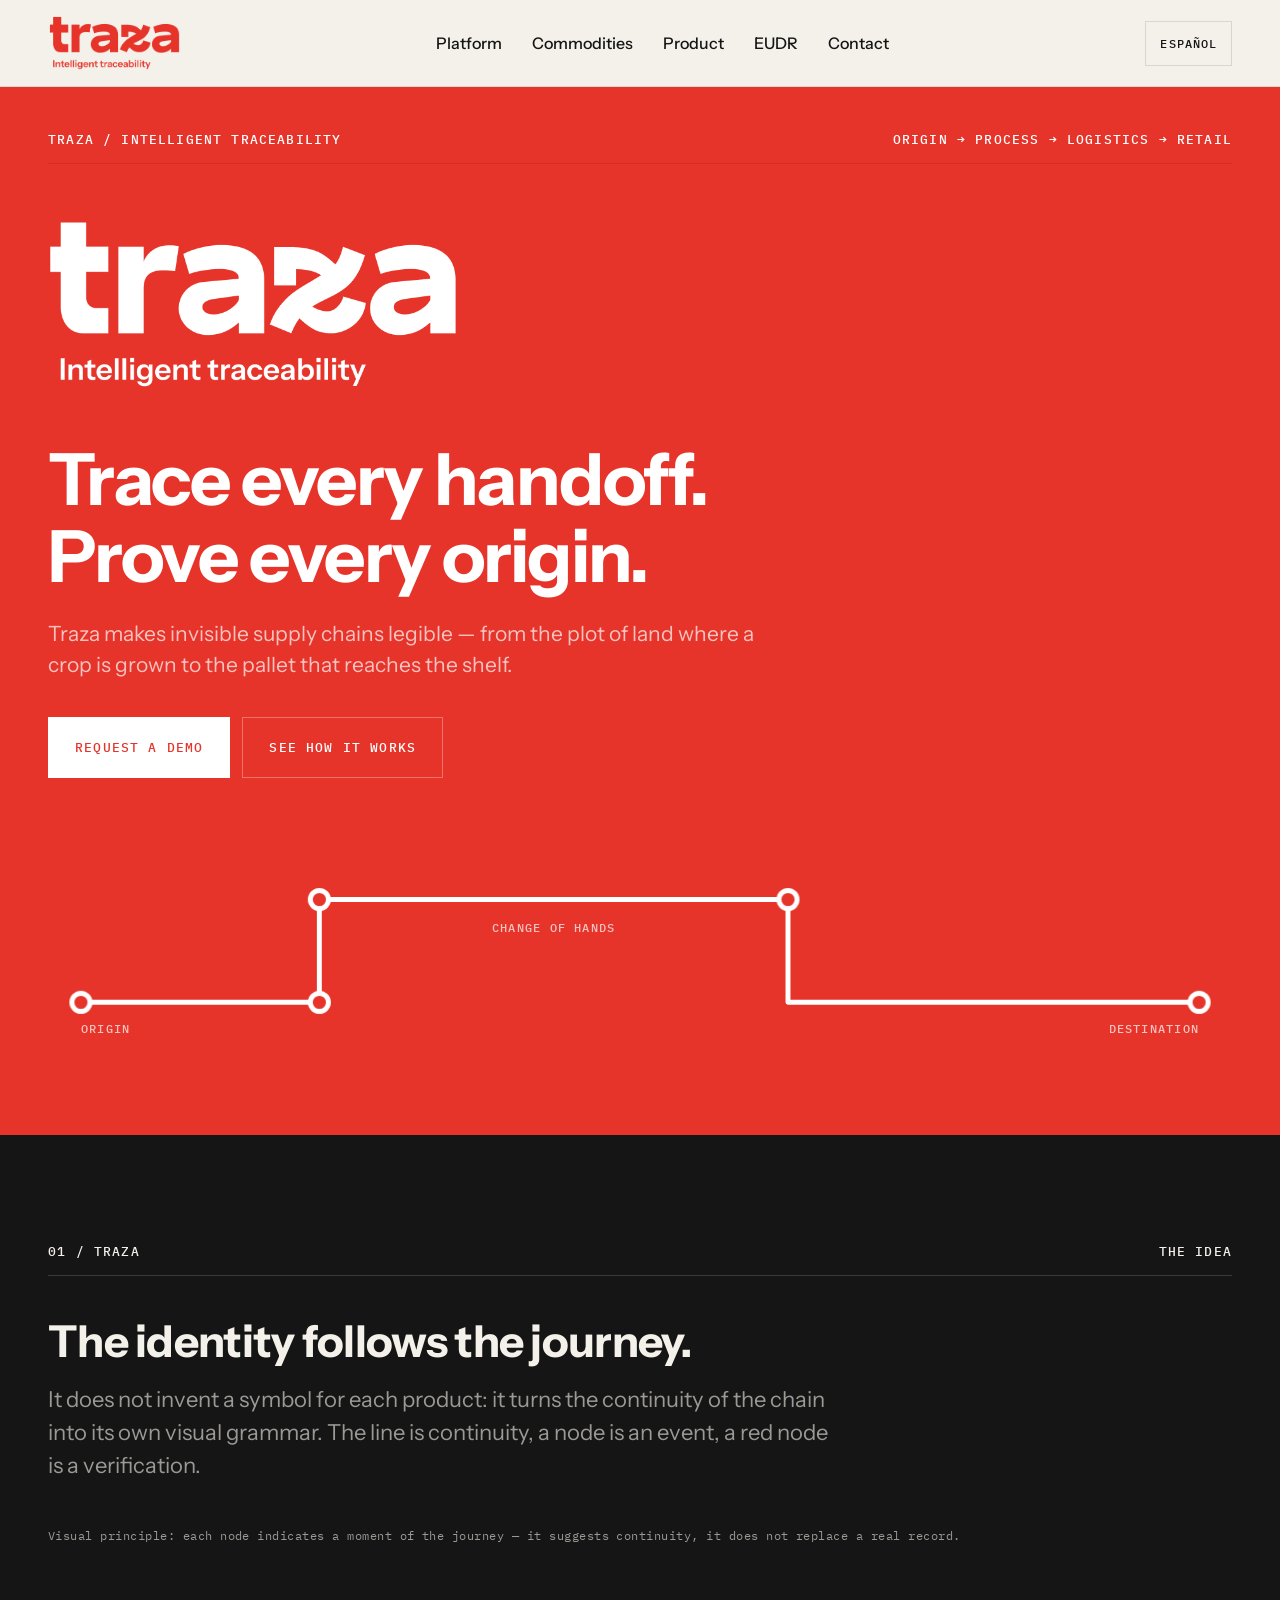
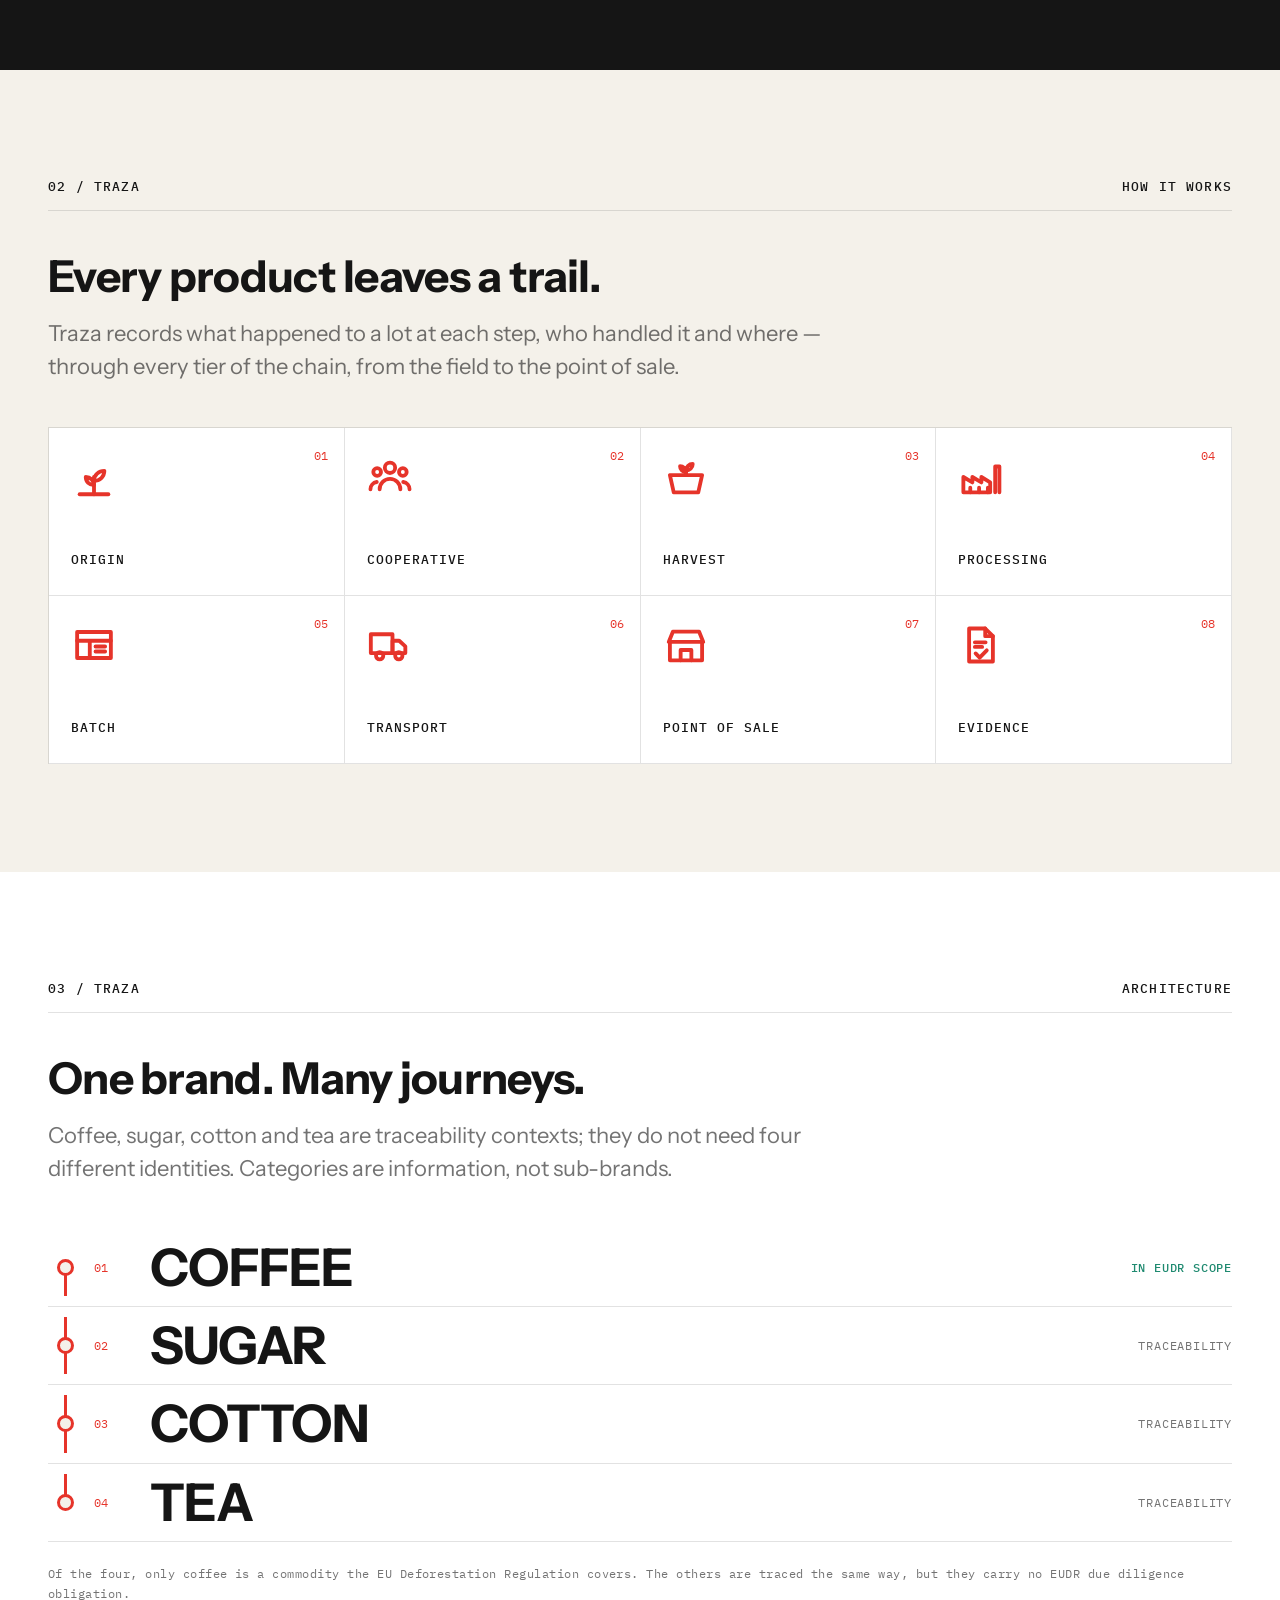
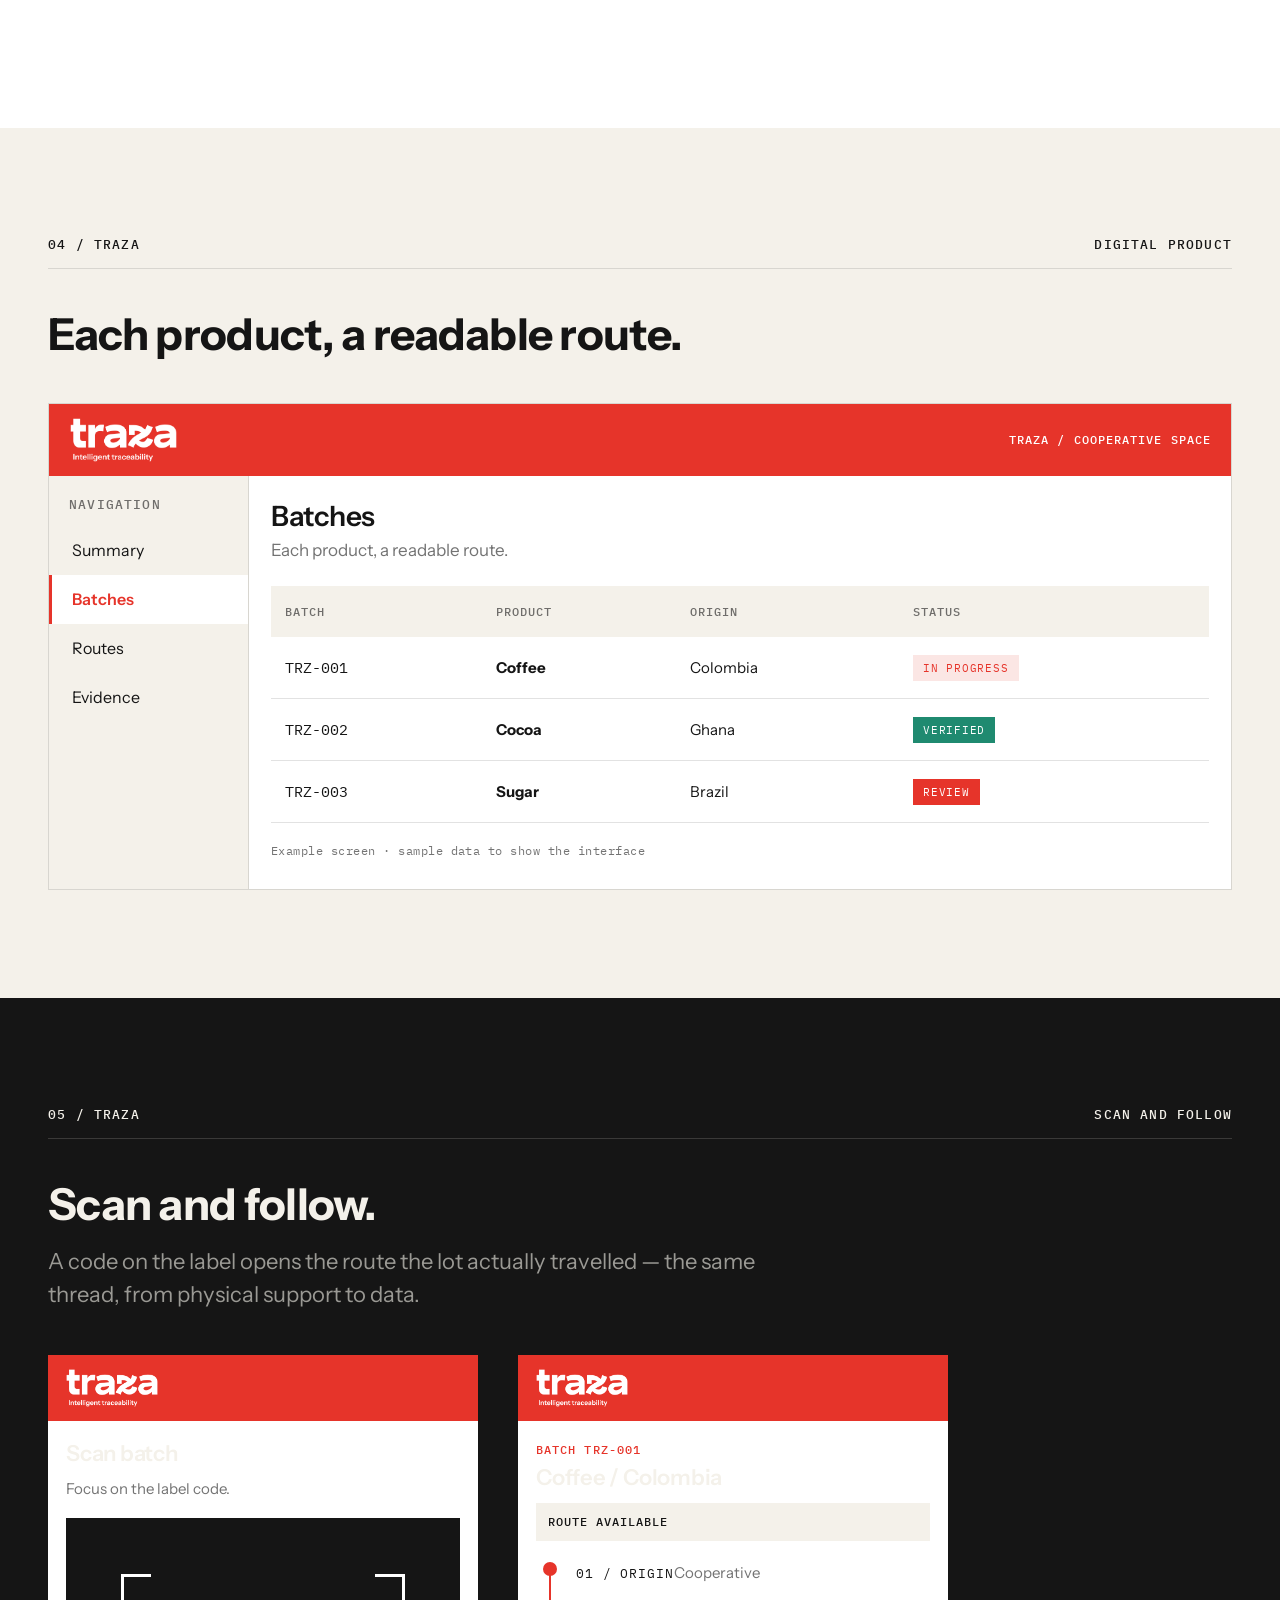
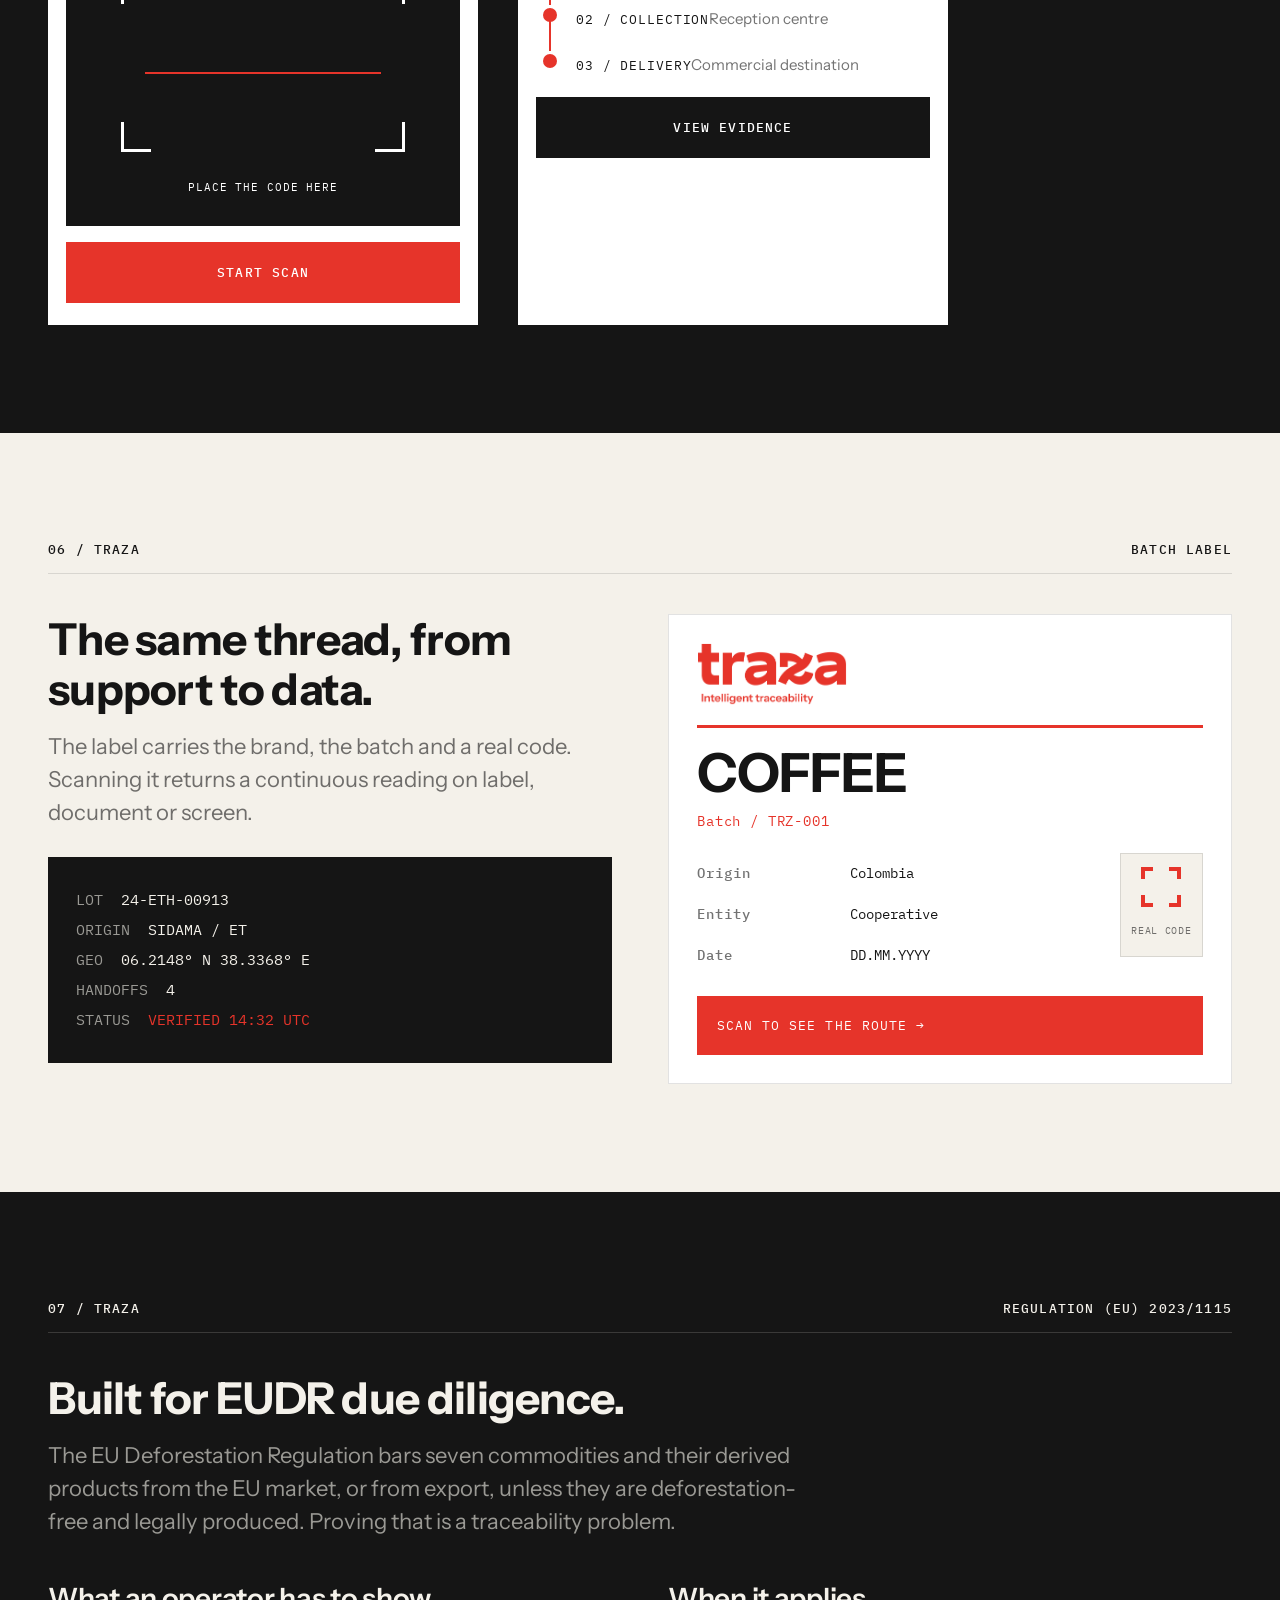
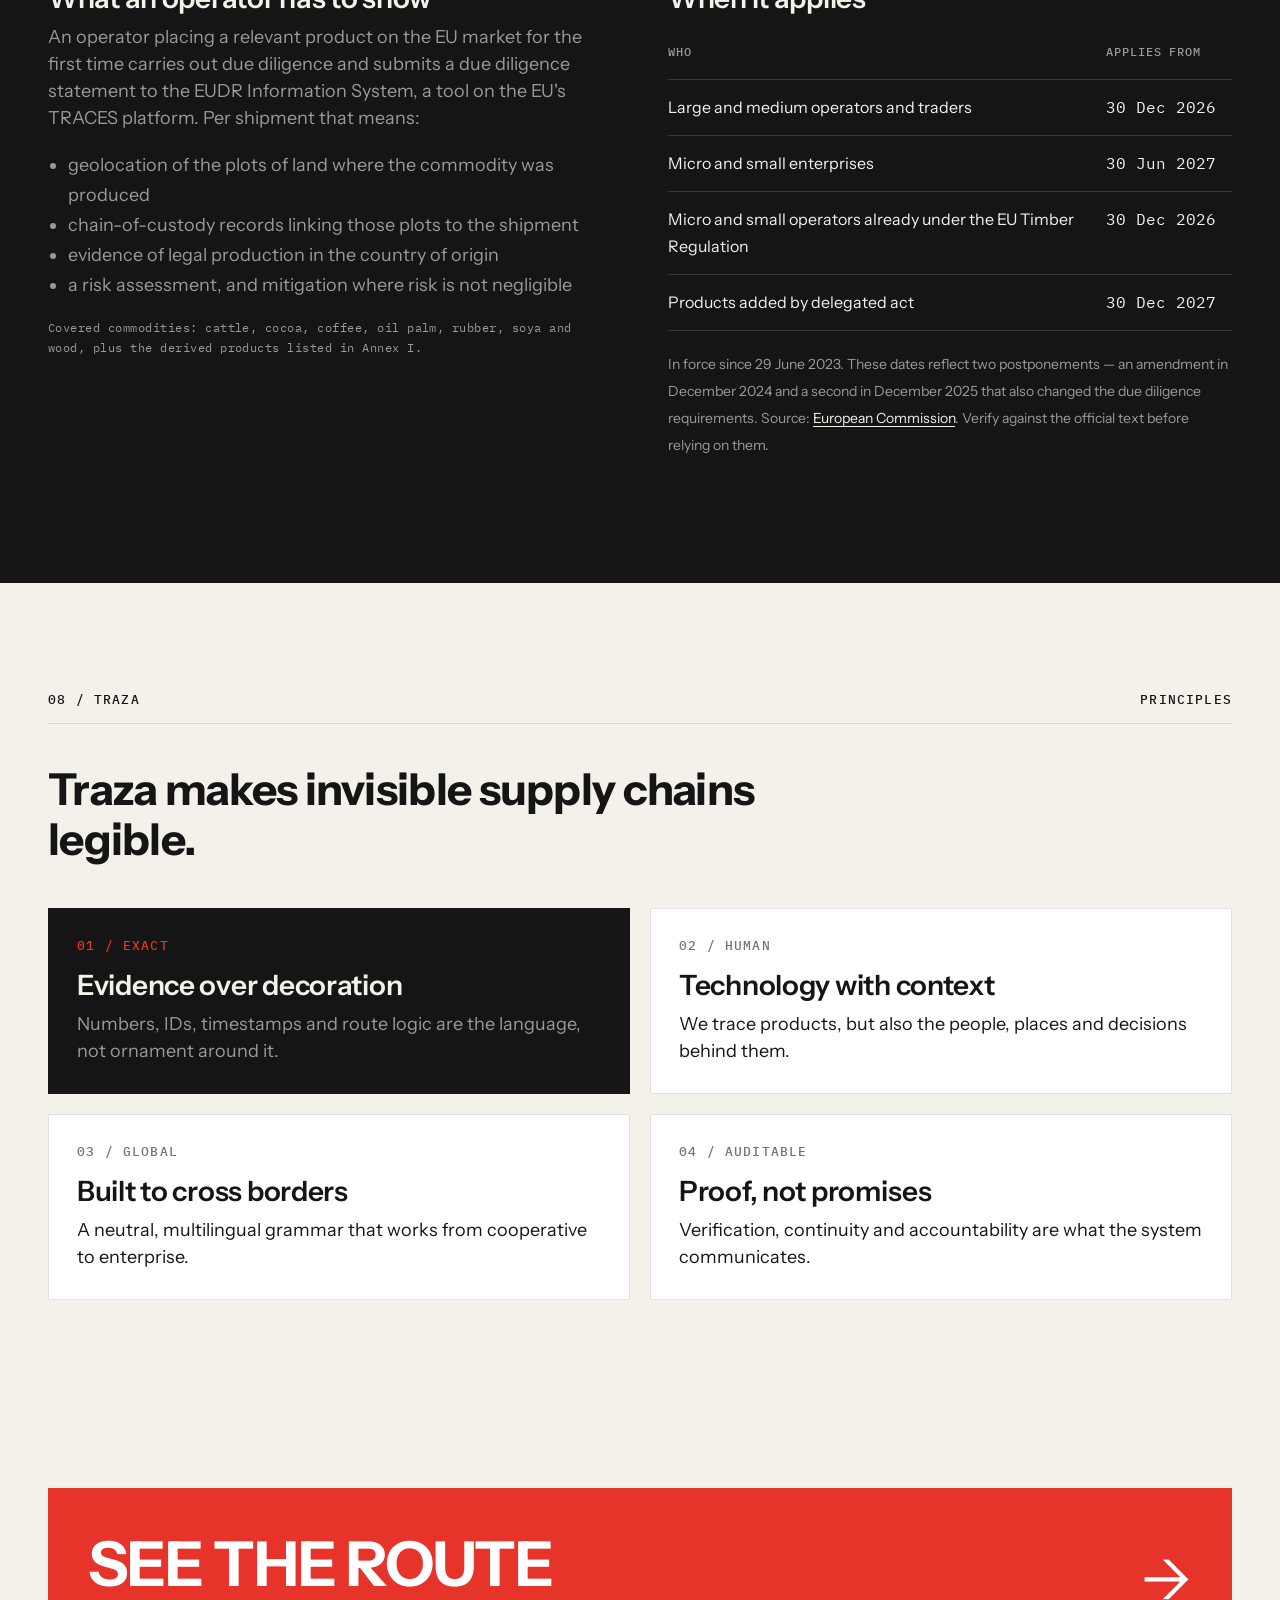
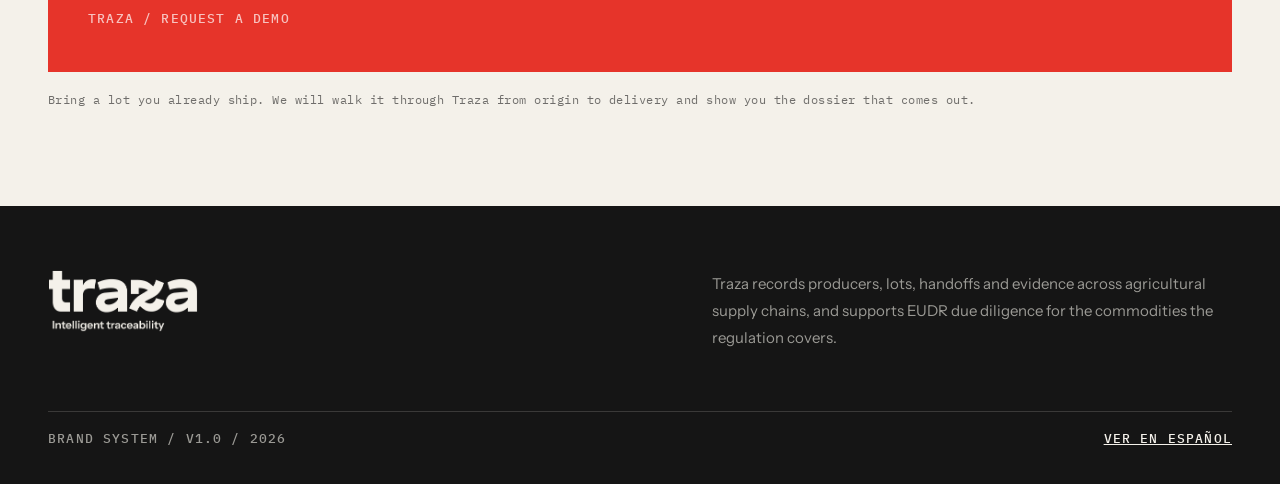
<file: index.html>
<!doctype html>
<html lang="en">
<head>
<meta charset="utf-8">
<meta name="viewport" content="width=device-width, initial-scale=1">
<title>Traza — Intelligent traceability</title>
<meta name="description" content="Traza makes invisible supply chains legible. Product traceability for coffee, sugar, cotton, tea and more, with EUDR due diligence support.">
<link rel="canonical" href="./">
<link rel="alternate" hreflang="en" href="./">
<link rel="alternate" hreflang="es" href="./es/">
<link rel="alternate" hreflang="x-default" href="./">
<meta name="theme-color" content="#E6342A">
<link rel="preconnect" href="https://fonts.googleapis.com">
<link rel="preconnect" href="https://fonts.gstatic.com" crossorigin>
<link href="https://fonts.googleapis.com/css2?family=Instrument+Sans:wght@400;500;600;700&family=IBM+Plex+Mono:wght@400;500&display=swap" rel="stylesheet">
<link rel="stylesheet" href="assets/traza.css">
</head>
<body>

<svg xmlns="http://www.w3.org/2000/svg" style="display:none" aria-hidden="true">
<symbol id="i-origin" viewBox="0 0 24 24"><g class="icon__s"><path d="M12 21v-9"/><path d="M12 14c0-3.1 2.5-5.2 5.4-5.2C17.4 11.9 15 14 12 14Z"/><path d="M12 16.2c0-2.5-2-4.2-4.3-4.2C7.7 14.5 9.6 16.2 12 16.2Z"/><path d="M4.5 21h15"/></g></symbol>
<symbol id="i-coop" viewBox="0 0 24 24"><g class="icon__s"><circle cx="12" cy="7.2" r="2.7"/><circle cx="5.3" cy="9.4" r="2"/><circle cx="18.7" cy="9.4" r="2"/><path d="M6.6 18.4a5.4 5.4 0 0 1 10.8 0"/><path d="M1.8 18.4a3.8 3.8 0 0 1 3.3-3.8"/><path d="M22.2 18.4a3.8 3.8 0 0 0-3.3-3.8"/></g></symbol>
<symbol id="i-harvest" viewBox="0 0 24 24"><g class="icon__s"><path d="M3.6 11h16.8l-2 9H5.6l-2-9Z"/><path d="M12 11V7.4"/><path d="M12 8.6c0-2 1.6-3.4 3.5-3.4C15.5 7.2 13.9 8.6 12 8.6Z"/><path d="M12 9.4c0-1.7-1.4-3-3.1-3C8.9 8.1 10.3 9.4 12 9.4Z"/></g></symbol>
<symbol id="i-process" viewBox="0 0 24 24"><g class="icon__s"><path d="M2.8 20v-8l4.7 2.8V12l4.7 2.8V12l4.6 2.8V20H2.8Z"/><path d="M19.4 20V6.5h2.2V20"/><path d="M6.4 20v-2.4M11 20v-2.4M15.6 20v-2.4"/></g></symbol>
<symbol id="i-batch" viewBox="0 0 24 24"><g class="icon__s"><rect x="3.2" y="5.2" width="17.6" height="13.6"/><path d="M3.2 9.8h17.6M9.8 9.8v9"/><path d="M12.8 12.8h5M12.8 15.4h5"/></g></symbol>
<symbol id="i-transport" viewBox="0 0 24 24"><g class="icon__s"><path d="M2 6.4h11.3v9.8H2z"/><path d="M13.3 9.8h3.5l3.2 2.9v3.5h-6.7z"/><circle cx="6.6" cy="17.6" r="1.9"/><circle cx="16.6" cy="17.6" r="1.9"/></g></symbol>
<symbol id="i-pos" viewBox="0 0 24 24"><g class="icon__s"><path d="M3.6 10.4h16.8V20H3.6z"/><path d="M3 10.4 5.2 5h13.6l2.2 5.4"/><path d="M9.2 20v-5.4h5.6V20"/></g></symbol>
<symbol id="i-evidence" viewBox="0 0 24 24"><g class="icon__s"><path d="M5.8 3.4h8.4l4 4v13.2H5.8z"/><path d="M14.2 3.4v4h4"/><path d="M8.8 10.6h5.6M8.8 13h3.8"/><path d="M9.2 16.4 11.3 18.6 15 14.8"/></g></symbol>
</svg>

<header class="nav">
  <div class="wrap nav__in">
    <a href="./" class="nav__brand" aria-label="Traza — home"><span class="logo logo--sm"></span></a>
    <nav class="nav__links">
      <a href="#platform">Platform</a>
      <a href="#commodities">Commodities</a>
      <a href="#product">Product</a>
      <a href="#eudr">EUDR</a>
      <a href="#contact">Contact</a>
    </nav>
    <a class="lang" href="es/" hreflang="es" lang="es">Español</a>
  </div>
</header>

<main>

  <!-- ============ hero: the cover composition ============ -->
  <section class="hero">
    <div class="wrap">
      <div class="rule mono"><span>Traza / Intelligent traceability</span><span>Origin → Process → Logistics → Retail</span></div>
      <span class="logo logo--lg hero__brand" role="img" aria-label="Traza — intelligent traceability"></span>
      <h1 class="display">Trace every handoff. Prove every origin.</h1>
      <p class="hero__lede">Traza makes invisible supply chains legible — from the plot of land where a crop is grown to the pallet that reaches the shelf.</p>
      <div class="cta-row">
        <a class="btn btn--light" href="#contact">Request a demo</a>
        <a class="btn btn--outline" href="#platform">See how it works</a>
      </div>

      <div class="trace" aria-hidden="true">
        <svg viewBox="0 0 1440 250" preserveAspectRatio="xMidYMid meet">
          <path class="tl__path tl__path--light" d="M40 195 H330 V70 H900 V195 H1400"/>
          <text class="tl__lbl" x="40" y="232">ORIGIN</text>
          <text class="tl__lbl" x="615" y="110" text-anchor="middle">CHANGE OF HANDS</text>
          <text class="tl__lbl" x="1400" y="232" text-anchor="end">DESTINATION</text>
          <circle class="tl__node tl__node--light" cx="40" cy="195" r="11"/>
          <circle class="tl__node tl__node--light" cx="330" cy="195" r="11"/>
          <circle class="tl__node tl__node--light" cx="330" cy="70" r="11"/>
          <circle class="tl__node tl__node--light" cx="900" cy="70" r="11"/>
          <circle class="tl__node tl__node--light" cx="1400" cy="195" r="11"/>
        </svg>
      </div>
    </div>
  </section>

  <!-- ============ the idea ============ -->
  <section class="sec sec--dark">
    <div class="wrap">
      <div class="rule mono"><span>01 / Traza</span><span>The idea</span></div>
      <div class="sec__head">
        <h2>The identity follows the journey.</h2>
        <p class="lede">It does not invent a symbol for each product: it turns the continuity of the chain into its own visual grammar. The line is continuity, a node is an event, a red node is a verification.</p>
      </div>
      <p class="note">Visual principle: each node indicates a moment of the journey — it suggests continuity, it does not replace a real record.</p>
    </div>
  </section>

  <!-- ============ platform / chain icons ============ -->
  <section class="sec" id="platform">
    <div class="wrap">
      <div class="rule mono"><span>02 / Traza</span><span>How it works</span></div>
      <div class="sec__head">
        <h2>Every product leaves a trail.</h2>
        <p class="lede">Traza records what happened to a lot at each step, who handled it and where — through every tier of the chain, from the field to the point of sale.</p>
      </div>
      <div class="icons">
        <div class="icon"><span class="icon__n">01</span><svg><use href="#i-origin"/></svg><span class="icon__lbl">Origin</span></div>
        <div class="icon"><span class="icon__n">02</span><svg><use href="#i-coop"/></svg><span class="icon__lbl">Cooperative</span></div>
        <div class="icon"><span class="icon__n">03</span><svg><use href="#i-harvest"/></svg><span class="icon__lbl">Harvest</span></div>
        <div class="icon"><span class="icon__n">04</span><svg><use href="#i-process"/></svg><span class="icon__lbl">Processing</span></div>
        <div class="icon"><span class="icon__n">05</span><svg><use href="#i-batch"/></svg><span class="icon__lbl">Batch</span></div>
        <div class="icon"><span class="icon__n">06</span><svg><use href="#i-transport"/></svg><span class="icon__lbl">Transport</span></div>
        <div class="icon"><span class="icon__n">07</span><svg><use href="#i-pos"/></svg><span class="icon__lbl">Point of sale</span></div>
        <div class="icon"><span class="icon__n">08</span><svg><use href="#i-evidence"/></svg><span class="icon__lbl">Evidence</span></div>
      </div>
    </div>
  </section>

  <!-- ============ commodities ============ -->
  <section class="sec sec--white" id="commodities">
    <div class="wrap">
      <div class="rule mono"><span>03 / Traza</span><span>Architecture</span></div>
      <div class="sec__head">
        <h2>One brand. Many journeys.</h2>
        <p class="lede">Coffee, sugar, cotton and tea are traceability contexts; they do not need four different identities. Categories are information, not sub-brands.</p>
      </div>
      <div class="journey">
        <div class="journey__row"><span class="journey__rail"><span class="journey__dot"></span></span><span class="journey__n">01</span><span class="journey__name">Coffee</span><span class="journey__tag"><b>In EUDR scope</b></span></div>
        <div class="journey__row"><span class="journey__rail"><span class="journey__dot"></span></span><span class="journey__n">02</span><span class="journey__name">Sugar</span><span class="journey__tag">Traceability</span></div>
        <div class="journey__row"><span class="journey__rail"><span class="journey__dot"></span></span><span class="journey__n">03</span><span class="journey__name">Cotton</span><span class="journey__tag">Traceability</span></div>
        <div class="journey__row"><span class="journey__rail"><span class="journey__dot"></span></span><span class="journey__n">04</span><span class="journey__name">Tea</span><span class="journey__tag">Traceability</span></div>
      </div>
      <p class="note" style="margin-top:22px">Of the four, only coffee is a commodity the EU Deforestation Regulation covers. The others are traced the same way, but they carry no EUDR due diligence obligation.</p>
    </div>
  </section>

  <!-- ============ digital product ============ -->
  <section class="sec" id="product">
    <div class="wrap">
      <div class="rule mono"><span>04 / Traza</span><span>Digital product</span></div>
      <div class="sec__head">
        <h2>Each product, a readable route.</h2>
      </div>

      <div class="app">
        <div class="app__bar">
          <span class="logo logo--sm" style="width:108px" role="img" aria-label="Traza"></span>
          <span class="mono" style="font-size:12px">Traza / Cooperative space</span>
        </div>
        <div class="app__body">
          <nav class="app__nav">
            <span class="label">Navigation</span>
            <a href="#product">Summary</a>
            <a href="#product" class="is-on">Batches</a>
            <a href="#product">Routes</a>
            <a href="#product">Evidence</a>
          </nav>
          <div class="app__main">
            <h3 style="margin-bottom:4px">Batches</h3>
            <p class="lede" style="font-size:17px;margin-bottom:22px">Each product, a readable route.</p>
            <table class="app__tbl">
              <thead><tr><th>Batch</th><th>Product</th><th>Origin</th><th>Status</th></tr></thead>
              <tbody>
                <tr><td>TRZ-001</td><td><strong>Coffee</strong></td><td>Colombia</td><td><span class="pill pill--prog">In progress</span></td></tr>
                <tr><td>TRZ-002</td><td><strong>Cocoa</strong></td><td>Ghana</td><td><span class="pill pill--ver">Verified</span></td></tr>
                <tr><td>TRZ-003</td><td><strong>Sugar</strong></td><td>Brazil</td><td><span class="pill pill--rev">Review</span></td></tr>
              </tbody>
            </table>
            <p class="note" style="margin:18px 0 0">Example screen · sample data to show the interface</p>
          </div>
        </div>
      </div>
    </div>
  </section>

  <!-- ============ scan and follow ============ -->
  <section class="sec sec--dark">
    <div class="wrap">
      <div class="rule mono"><span>05 / Traza</span><span>Scan and follow</span></div>
      <div class="sec__head">
        <h2>Scan and follow.</h2>
        <p class="lede">A code on the label opens the route the lot actually travelled — the same thread, from physical support to data.</p>
      </div>
      <div class="scan">
        <div class="card-app">
          <div class="card-app__bar"><span class="logo" style="width:92px" role="img" aria-label="Traza"></span></div>
          <div class="card-app__body">
            <h3 style="font-size:22px">Scan batch</h3>
            <p style="color:var(--ink-60);font-size:15px;margin:0">Focus on the label code.</p>
            <div class="frame">
              <span class="frame__c tl"></span><span class="frame__c tr"></span>
              <span class="frame__c bl"></span><span class="frame__c br"></span>
              <span class="frame__scan"></span>
              <span class="frame__t">PLACE THE CODE HERE</span>
            </div>
            <a class="btn btn--red" style="display:block;text-align:center" href="#contact">Start scan</a>
          </div>
        </div>
        <div class="card-app">
          <div class="card-app__bar"><span class="logo" style="width:92px" role="img" aria-label="Traza"></span></div>
          <div class="card-app__body">
            <p class="mono" style="color:var(--red);font-size:12px;margin:0 0 6px">Batch TRZ-001</p>
            <h3 style="font-size:22px">Coffee / Colombia</h3>
            <p class="mono" style="background:var(--paper);padding:10px 12px;font-size:11.5px;margin:12px 0 0">Route available</p>
            <ul class="route">
              <li><b></b><span><span class="n">01 / Origin</span><span class="d">Cooperative</span></span></li>
              <li><b></b><span><span class="n">02 / Collection</span><span class="d">Reception centre</span></span></li>
              <li><b></b><span><span class="n">03 / Delivery</span><span class="d">Commercial destination</span></span></li>
            </ul>
            <a class="btn btn--ink" style="display:block;text-align:center" href="#eudr">View evidence</a>
          </div>
        </div>
      </div>
    </div>
  </section>

  <!-- ============ batch label ============ -->
  <section class="sec">
    <div class="wrap">
      <div class="rule mono"><span>06 / Traza</span><span>Batch label</span></div>
      <div class="split">
        <div>
          <h2>The same thread, from support to data.</h2>
          <p class="lede">The label carries the brand, the batch and a real code. Scanning it returns a continuous reading on label, document or screen.</p>
          <div class="evidence" style="margin-top:28px">
            <div><span class="k">LOT</span> &nbsp;24-ETH-00913</div>
            <div><span class="k">ORIGIN</span> &nbsp;SIDAMA / ET</div>
            <div><span class="k">GEO</span> &nbsp;06.2148&deg; N 38.3368&deg; E</div>
            <div><span class="k">HANDOFFS</span> &nbsp;4</div>
            <div><span class="k">STATUS</span> &nbsp;<span class="v">VERIFIED 14:32 UTC</span></div>
          </div>
        </div>
        <div class="lbl">
          <span class="logo lbl__brand" style="width:150px" role="img" aria-label="Traza"></span>
          <div class="lbl__rule"></div>
          <p class="lbl__big">Coffee</p>
          <p class="lbl__sub">Batch / TRZ-001</p>
          <div style="display:flex;gap:20px;align-items:flex-start;justify-content:space-between">
            <table class="lbl__kv">
              <tr><th>Origin</th><td>Colombia</td></tr>
              <tr><th>Entity</th><td>Cooperative</td></tr>
              <tr><th>Date</th><td>DD.MM.YYYY</td></tr>
            </table>
            <div class="lbl__code" aria-hidden="true">
              <svg width="44" height="44" viewBox="0 0 44 44" fill="none" stroke="#E6342A" stroke-width="4">
                <path d="M4 14V4h10M30 4h10v10M40 30v10H30M14 40H4V30"/>
              </svg>
              <span>REAL CODE</span>
            </div>
          </div>
          <a class="lbl__cta" href="#contact">Scan to see the route →</a>
        </div>
      </div>
    </div>
  </section>

  <!-- ============ EUDR ============ -->
  <section class="sec sec--dark" id="eudr">
    <div class="wrap">
      <div class="rule mono"><span>07 / Traza</span><span>Regulation (EU) 2023/1115</span></div>
      <div class="sec__head">
        <h2>Built for EUDR due diligence.</h2>
        <p class="lede">The EU Deforestation Regulation bars seven commodities and their derived products from the EU market, or from export, unless they are deforestation-free and legally produced. Proving that is a traceability problem.</p>
      </div>

      <div class="split">
        <div>
          <h3>What an operator has to show</h3>
          <p style="color:var(--paper-60)">An operator placing a relevant product on the EU market for the first time carries out due diligence and submits a due diligence statement to the EUDR Information System, a tool on the EU's TRACES platform. Per shipment that means:</p>
          <ul style="color:var(--paper-60);padding-left:20px;line-height:30px">
            <li>geolocation of the plots of land where the commodity was produced</li>
            <li>chain-of-custody records linking those plots to the shipment</li>
            <li>evidence of legal production in the country of origin</li>
            <li>a risk assessment, and mitigation where risk is not negligible</li>
          </ul>
          <p class="note">Covered commodities: cattle, cocoa, coffee, oil palm, rubber, soya and wood, plus the derived products listed in Annex I.</p>
        </div>
        <div>
          <h3>When it applies</h3>
          <table class="tbl">
            <thead><tr><th>Who</th><th>Applies from</th></tr></thead>
            <tbody>
              <tr><td>Large and medium operators and traders</td><td>30 Dec 2026</td></tr>
              <tr><td>Micro and small enterprises</td><td>30 Jun 2027</td></tr>
              <tr><td>Micro and small operators already under the EU Timber Regulation</td><td>30 Dec 2026</td></tr>
              <tr><td>Products added by delegated act</td><td>30 Dec 2027</td></tr>
            </tbody>
          </table>
          <p class="src" style="margin-top:20px">In force since 29 June 2023. These dates reflect two postponements — an amendment in December 2024 and a second in December 2025 that also changed the due diligence requirements. Source: <a href="https://environment.ec.europa.eu/topics/forests/deforestation/regulation-deforestation-free-products_en">European Commission</a>. Verify against the official text before relying on them.</p>
        </div>
      </div>
    </div>
  </section>

  <!-- ============ principles ============ -->
  <section class="sec">
    <div class="wrap">
      <div class="rule mono"><span>08 / Traza</span><span>Principles</span></div>
      <div class="sec__head"><h2>Traza makes invisible supply chains legible.</h2></div>
      <div class="grid grid--2">
        <div class="card card--ink"><span class="label label--red">01 / Exact</span><h3>Evidence over decoration</h3><p>Numbers, IDs, timestamps and route logic are the language, not ornament around it.</p></div>
        <div class="card"><span class="label label--mut">02 / Human</span><h3>Technology with context</h3><p>We trace products, but also the people, places and decisions behind them.</p></div>
        <div class="card"><span class="label label--mut">03 / Global</span><h3>Built to cross borders</h3><p>A neutral, multilingual grammar that works from cooperative to enterprise.</p></div>
        <div class="card"><span class="label label--mut">04 / Auditable</span><h3>Proof, not promises</h3><p>Verification, continuity and accountability are what the system communicates.</p></div>
      </div>
    </div>
  </section>

  <!-- ============ contact: signage band ============ -->
  <section id="contact">
    <div class="wrap" style="padding-top:clamp(50px,7vw,80px);padding-bottom:clamp(50px,7vw,80px)">
      <a href="mailto:hello@traza.example?subject=Traza%20demo%20request" style="text-decoration:none;color:inherit">
        <div class="sign" style="background:var(--red);color:#fff">
          <div>
            <p class="sign__t">See the route</p>
            <p class="mono" style="margin:14px 0 0;color:var(--white-70)">Traza / Request a demo</p>
          </div>
          <span class="sign__a" aria-hidden="true">→</span>
        </div>
      </a>
      <p class="note" style="margin-top:18px">Bring a lot you already ship. We will walk it through Traza from origin to delivery and show you the dossier that comes out.</p>
    </div>
  </section>

</main>

<footer class="foot">
  <div class="wrap">
    <div class="foot__in">
      <span class="logo" style="width:150px" role="img" aria-label="Traza — intelligent traceability"></span>
      <p class="foot__note">Traza records producers, lots, handoffs and evidence across agricultural supply chains, and supports EUDR due diligence for the commodities the regulation covers.</p>
    </div>
    <div class="foot__bar mono">
      <span>Brand system / v1.0 / 2026</span>
      <span><a href="es/" hreflang="es" lang="es">Ver en español</a></span>
    </div>
  </div>
</footer>

</body>
</html>
</file>
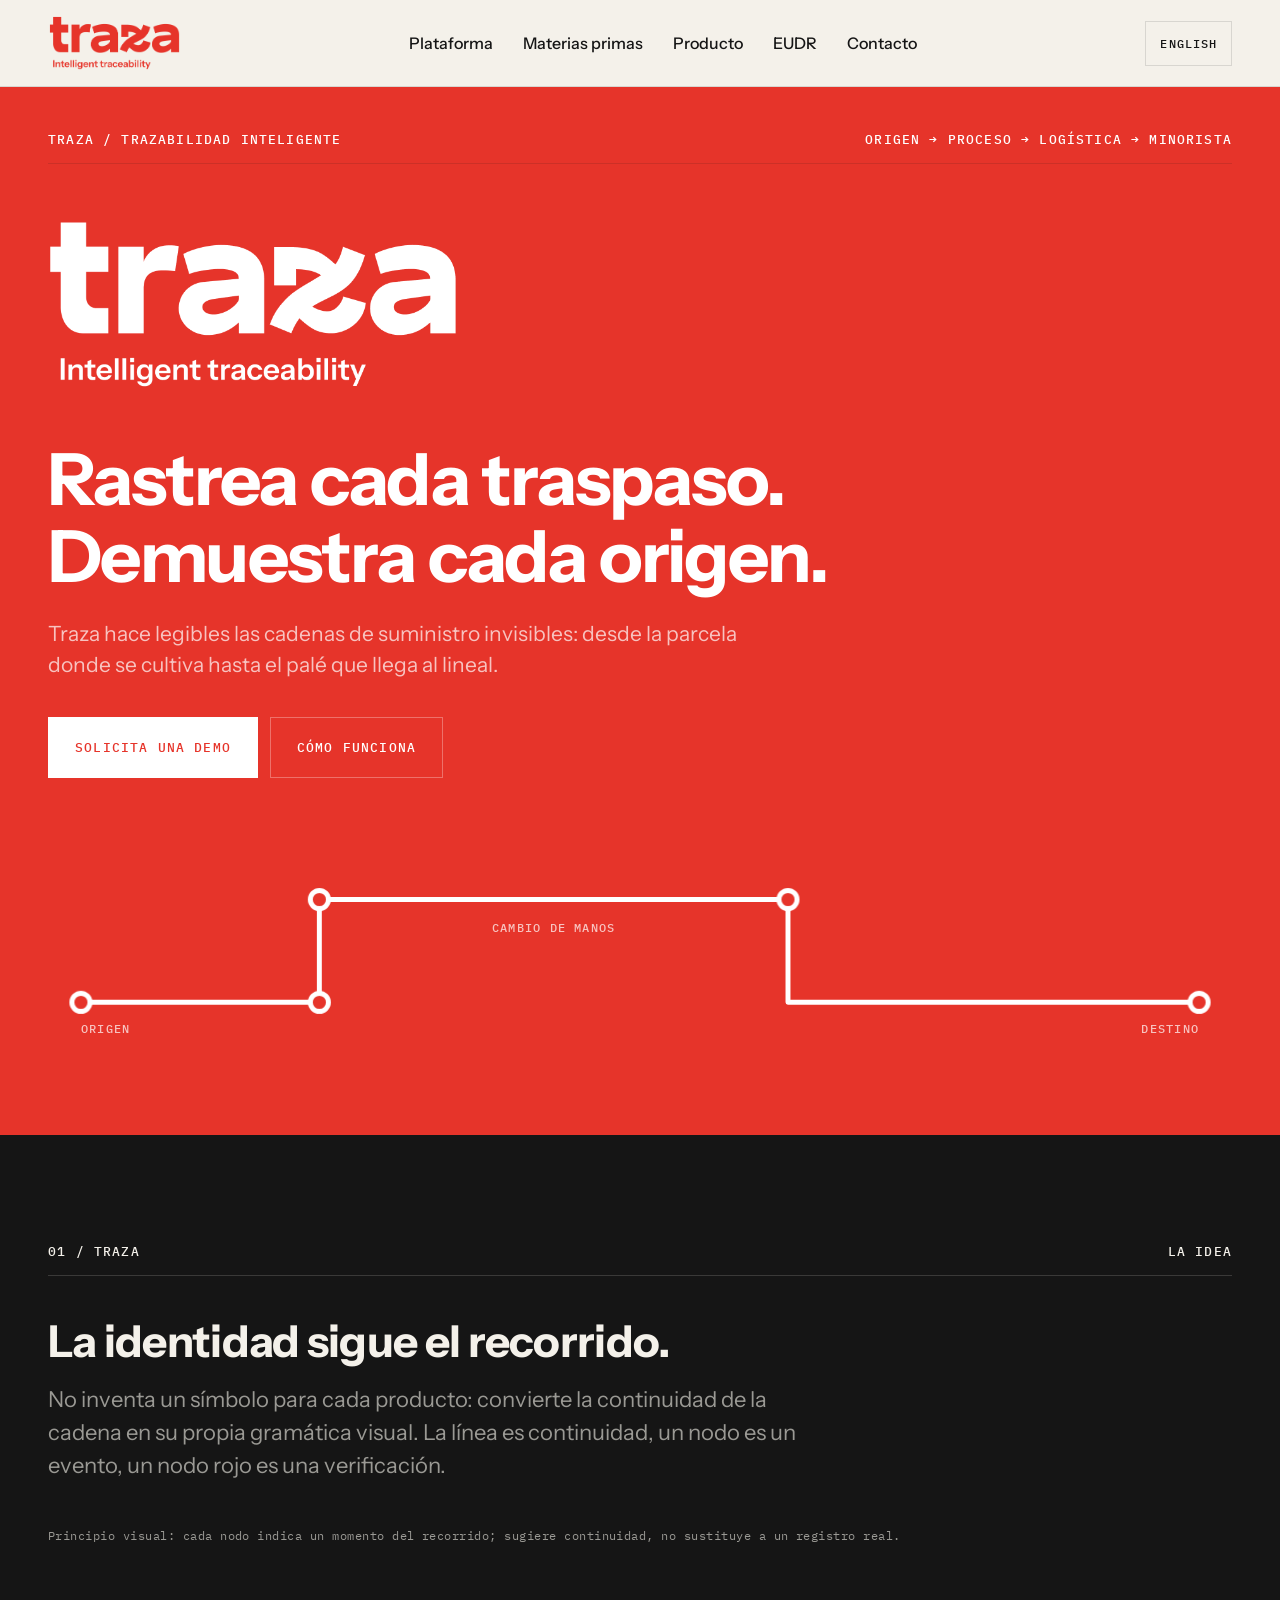
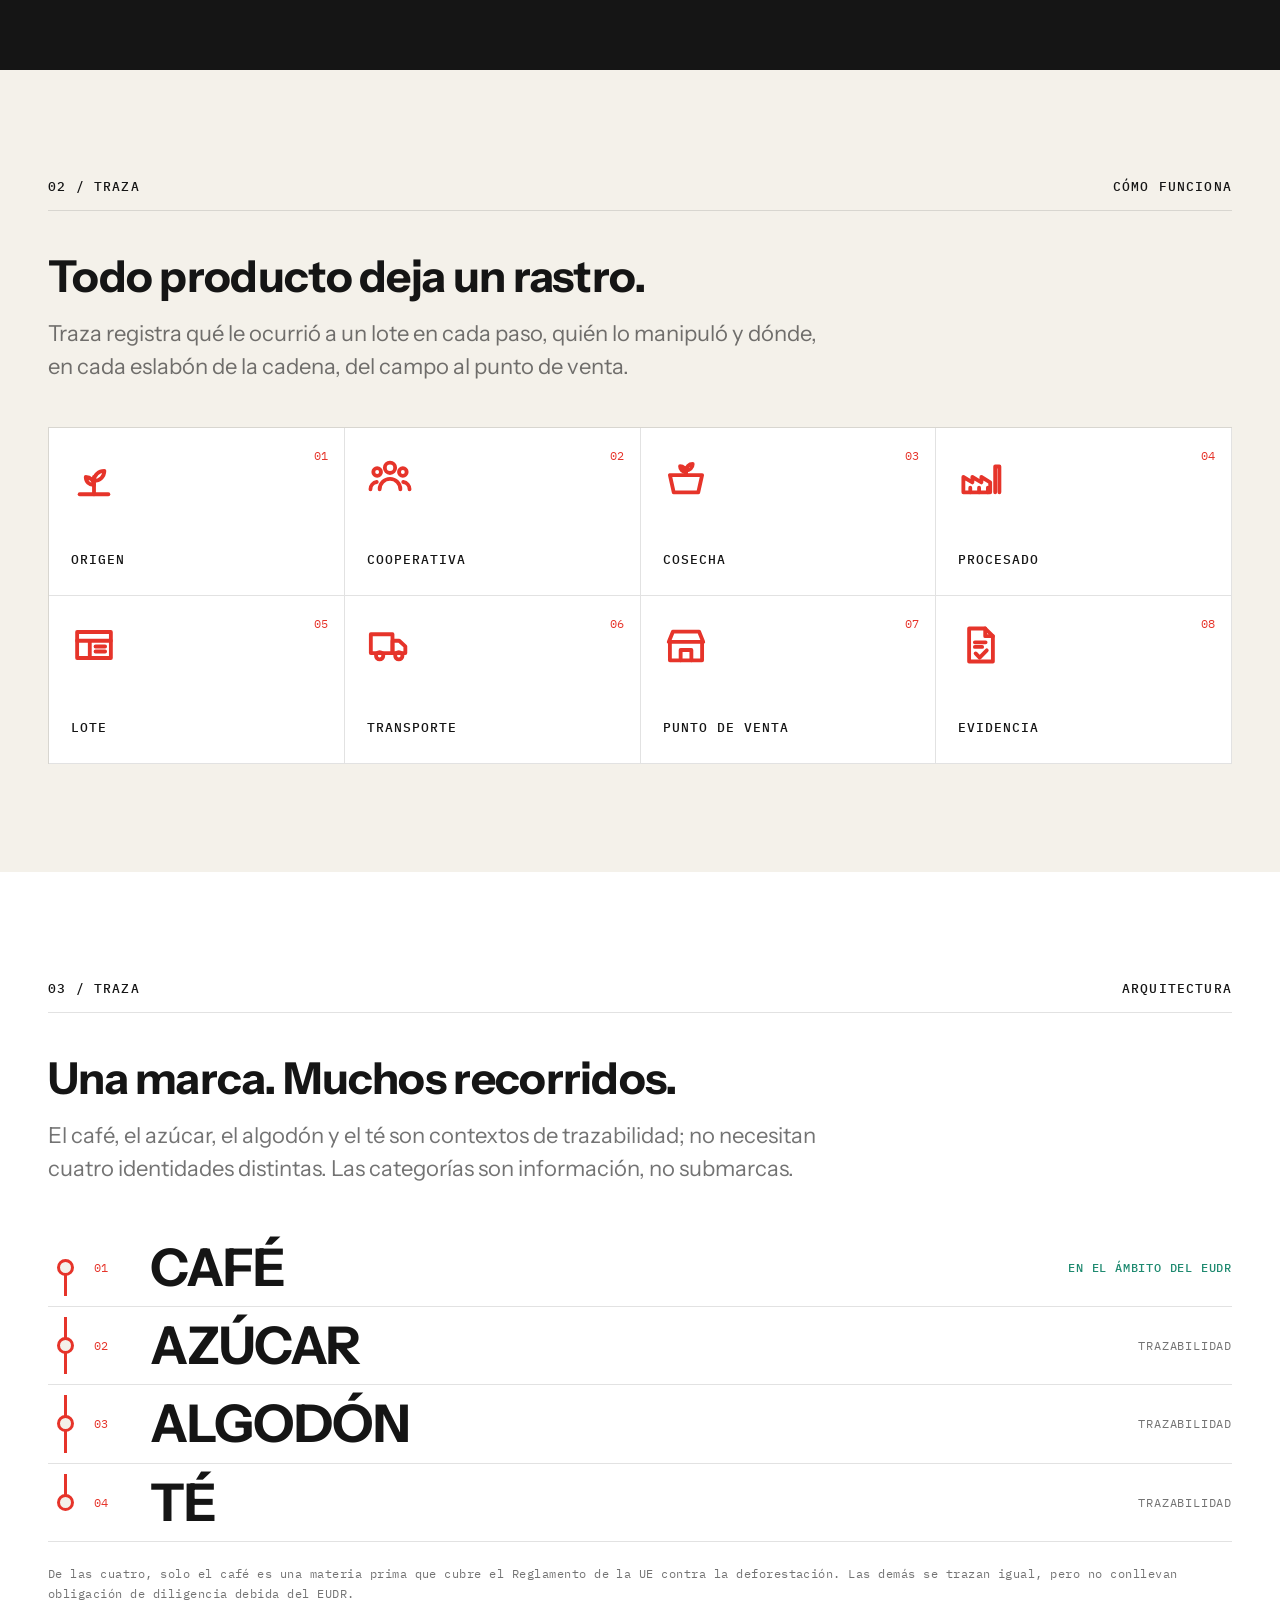
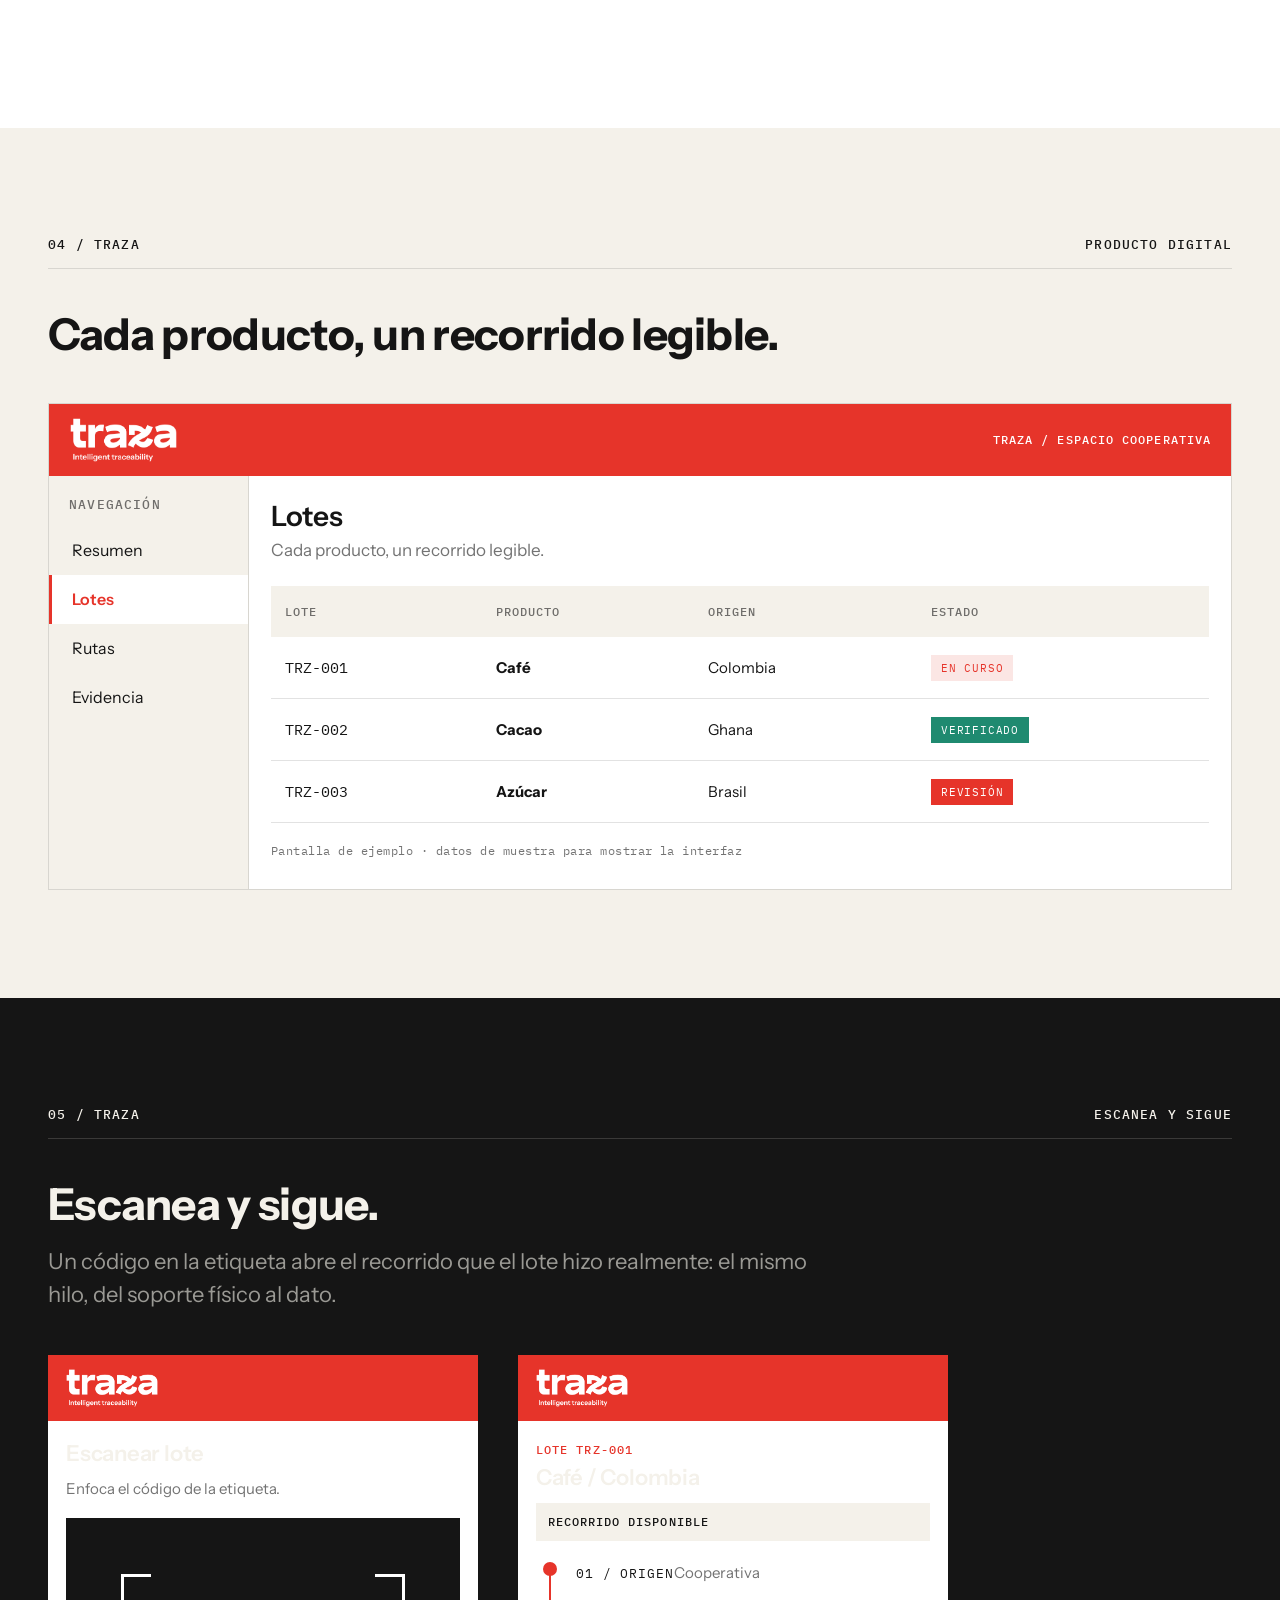
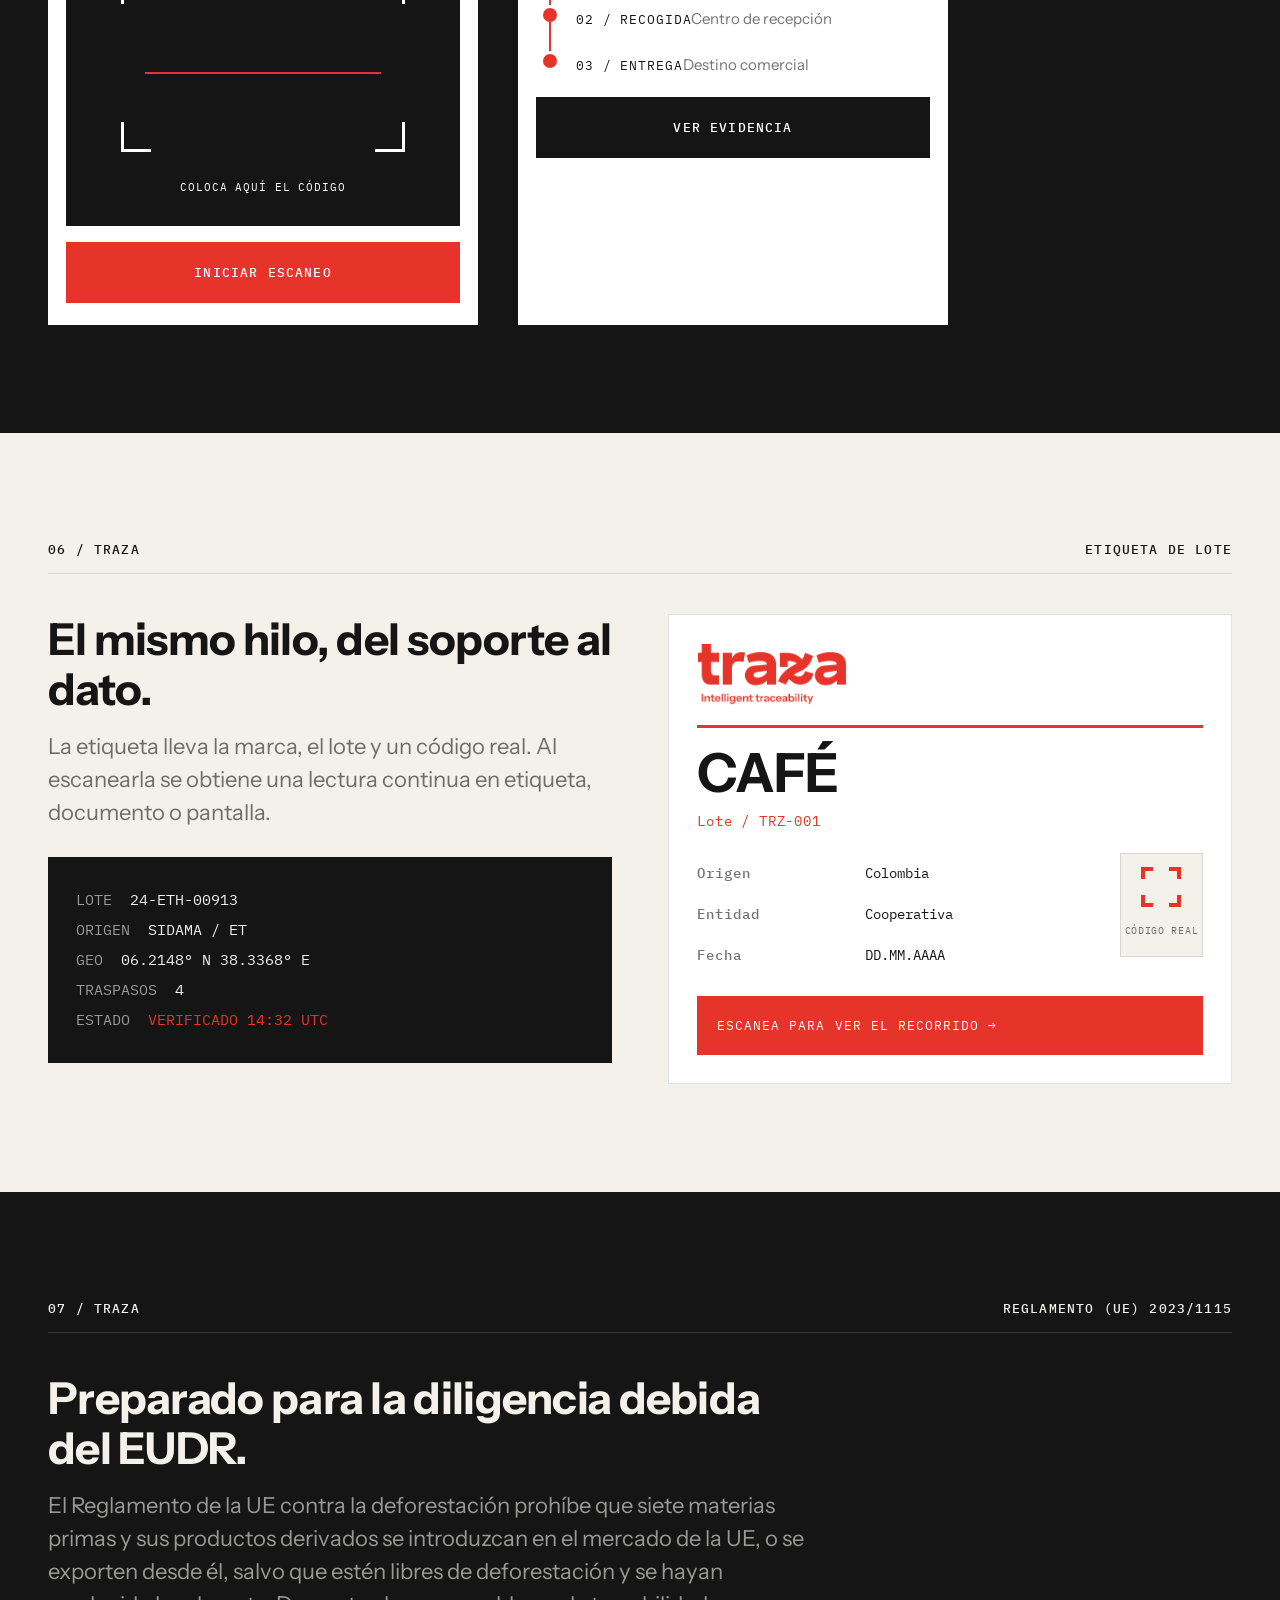
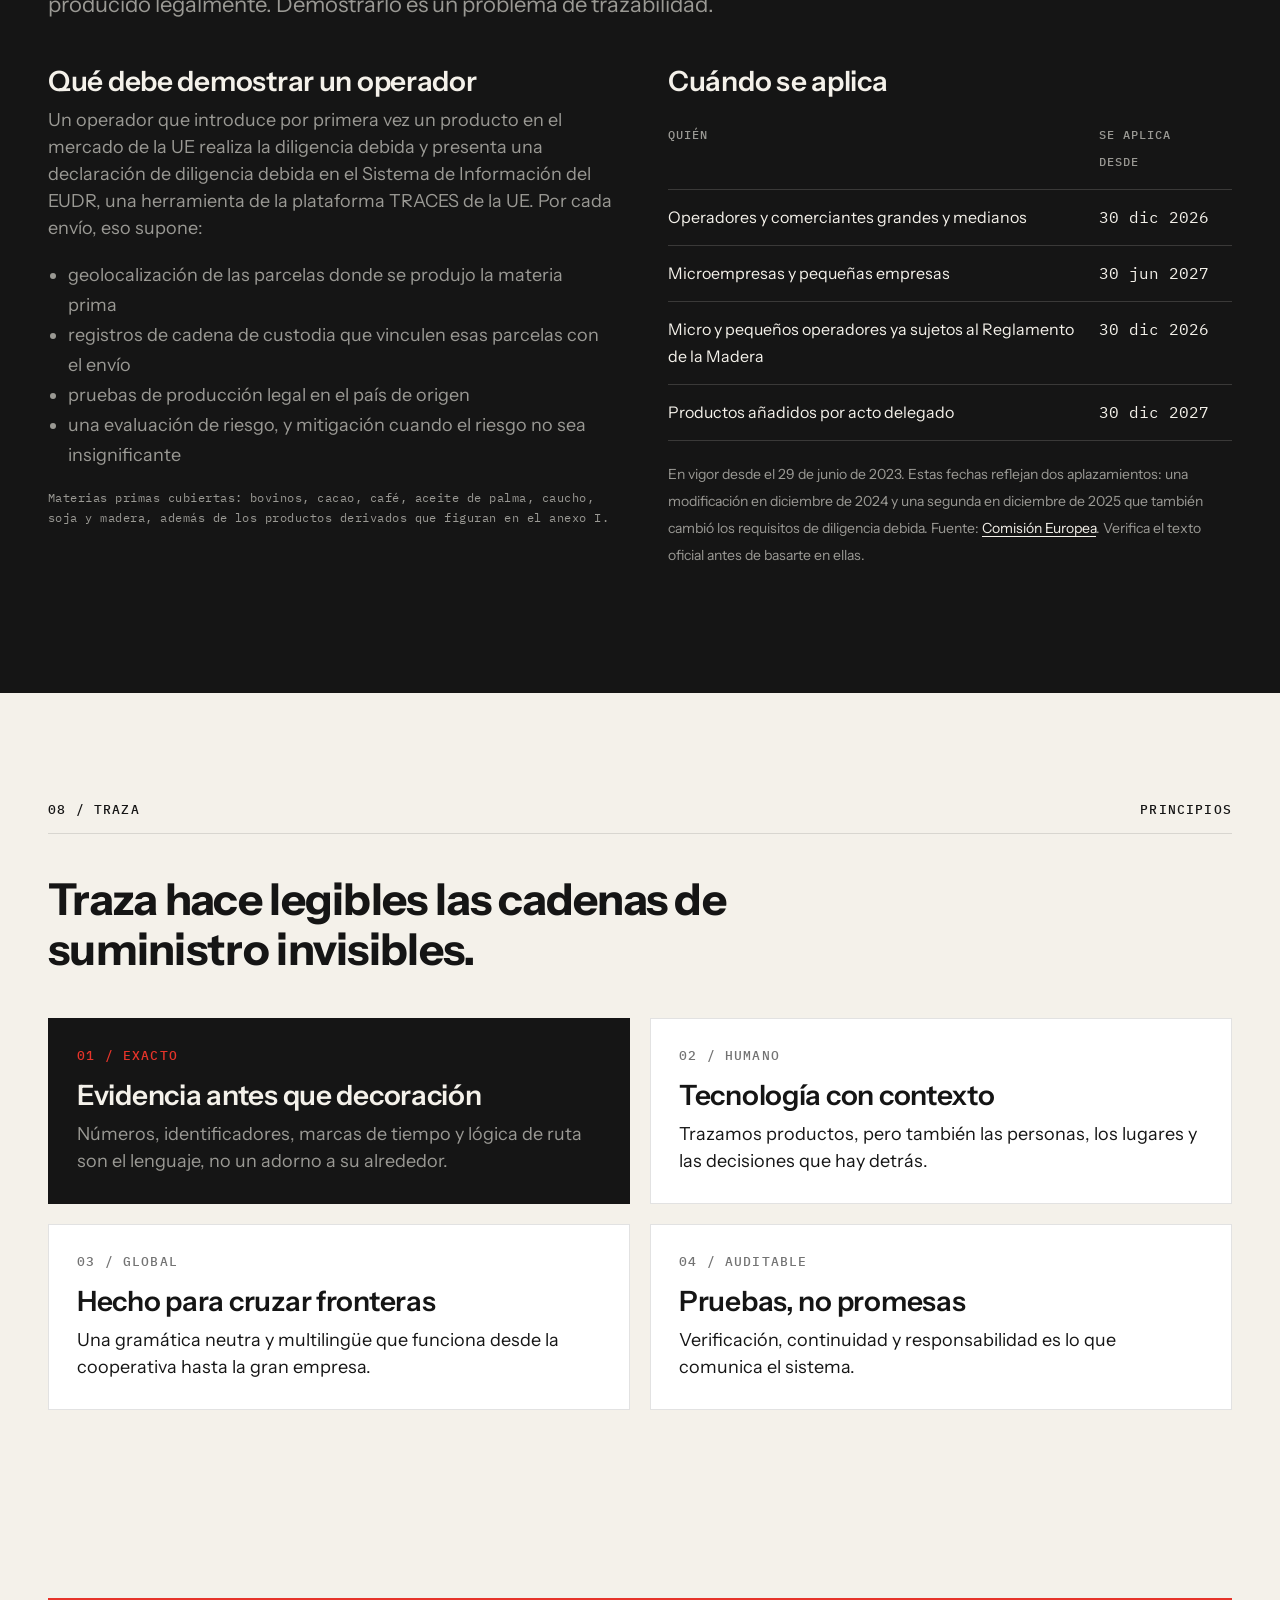
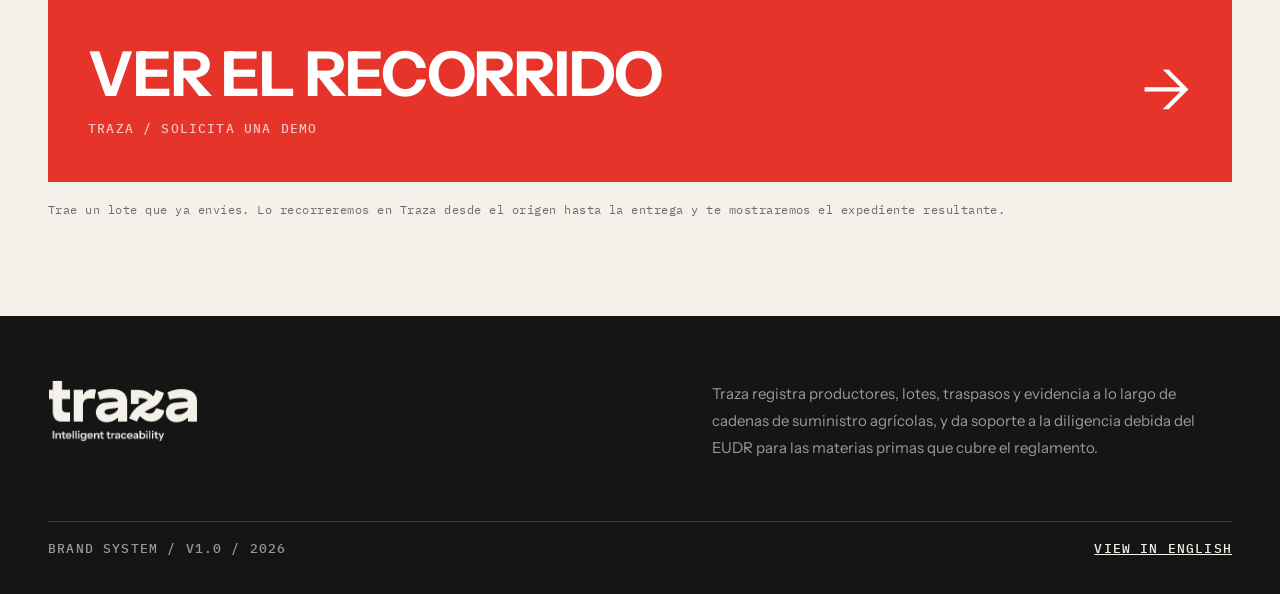
<file: es/index.html>
<!doctype html>
<html lang="es">
<head>
<meta charset="utf-8">
<meta name="viewport" content="width=device-width, initial-scale=1">
<title>Traza — Trazabilidad inteligente</title>
<meta name="description" content="Traza hace legibles las cadenas de suministro invisibles. Trazabilidad de producto para café, azúcar, algodón, té y más, con soporte para la diligencia debida del EUDR.">
<link rel="canonical" href="./">
<link rel="alternate" hreflang="es" href="./">
<link rel="alternate" hreflang="en" href="../">
<link rel="alternate" hreflang="x-default" href="../">
<meta name="theme-color" content="#E6342A">
<link rel="preconnect" href="https://fonts.googleapis.com">
<link rel="preconnect" href="https://fonts.gstatic.com" crossorigin>
<link href="https://fonts.googleapis.com/css2?family=Instrument+Sans:wght@400;500;600;700&family=IBM+Plex+Mono:wght@400;500&display=swap" rel="stylesheet">
<link rel="stylesheet" href="../assets/traza.css">
</head>
<body>

<svg xmlns="http://www.w3.org/2000/svg" style="display:none" aria-hidden="true">
<symbol id="i-origin" viewBox="0 0 24 24"><g class="icon__s"><path d="M12 21v-9"/><path d="M12 14c0-3.1 2.5-5.2 5.4-5.2C17.4 11.9 15 14 12 14Z"/><path d="M12 16.2c0-2.5-2-4.2-4.3-4.2C7.7 14.5 9.6 16.2 12 16.2Z"/><path d="M4.5 21h15"/></g></symbol>
<symbol id="i-coop" viewBox="0 0 24 24"><g class="icon__s"><circle cx="12" cy="7.2" r="2.7"/><circle cx="5.3" cy="9.4" r="2"/><circle cx="18.7" cy="9.4" r="2"/><path d="M6.6 18.4a5.4 5.4 0 0 1 10.8 0"/><path d="M1.8 18.4a3.8 3.8 0 0 1 3.3-3.8"/><path d="M22.2 18.4a3.8 3.8 0 0 0-3.3-3.8"/></g></symbol>
<symbol id="i-harvest" viewBox="0 0 24 24"><g class="icon__s"><path d="M3.6 11h16.8l-2 9H5.6l-2-9Z"/><path d="M12 11V7.4"/><path d="M12 8.6c0-2 1.6-3.4 3.5-3.4C15.5 7.2 13.9 8.6 12 8.6Z"/><path d="M12 9.4c0-1.7-1.4-3-3.1-3C8.9 8.1 10.3 9.4 12 9.4Z"/></g></symbol>
<symbol id="i-process" viewBox="0 0 24 24"><g class="icon__s"><path d="M2.8 20v-8l4.7 2.8V12l4.7 2.8V12l4.6 2.8V20H2.8Z"/><path d="M19.4 20V6.5h2.2V20"/><path d="M6.4 20v-2.4M11 20v-2.4M15.6 20v-2.4"/></g></symbol>
<symbol id="i-batch" viewBox="0 0 24 24"><g class="icon__s"><rect x="3.2" y="5.2" width="17.6" height="13.6"/><path d="M3.2 9.8h17.6M9.8 9.8v9"/><path d="M12.8 12.8h5M12.8 15.4h5"/></g></symbol>
<symbol id="i-transport" viewBox="0 0 24 24"><g class="icon__s"><path d="M2 6.4h11.3v9.8H2z"/><path d="M13.3 9.8h3.5l3.2 2.9v3.5h-6.7z"/><circle cx="6.6" cy="17.6" r="1.9"/><circle cx="16.6" cy="17.6" r="1.9"/></g></symbol>
<symbol id="i-pos" viewBox="0 0 24 24"><g class="icon__s"><path d="M3.6 10.4h16.8V20H3.6z"/><path d="M3 10.4 5.2 5h13.6l2.2 5.4"/><path d="M9.2 20v-5.4h5.6V20"/></g></symbol>
<symbol id="i-evidence" viewBox="0 0 24 24"><g class="icon__s"><path d="M5.8 3.4h8.4l4 4v13.2H5.8z"/><path d="M14.2 3.4v4h4"/><path d="M8.8 10.6h5.6M8.8 13h3.8"/><path d="M9.2 16.4 11.3 18.6 15 14.8"/></g></symbol>
</svg>

<header class="nav">
  <div class="wrap nav__in">
    <a href="./" class="nav__brand" aria-label="Traza — inicio"><span class="logo logo--sm"></span></a>
    <nav class="nav__links">
      <a href="#plataforma">Plataforma</a>
      <a href="#materias">Materias primas</a>
      <a href="#producto">Producto</a>
      <a href="#eudr">EUDR</a>
      <a href="#contacto">Contacto</a>
    </nav>
    <a class="lang" href="../" hreflang="en" lang="en">English</a>
  </div>
</header>

<main>

  <section class="hero">
    <div class="wrap">
      <div class="rule mono"><span>Traza / Trazabilidad inteligente</span><span>Origen → Proceso → Logística → Minorista</span></div>
      <span class="logo logo--lg hero__brand" role="img" aria-label="Traza — trazabilidad inteligente"></span>
      <h1 class="display">Rastrea cada traspaso. Demuestra cada origen.</h1>
      <p class="hero__lede">Traza hace legibles las cadenas de suministro invisibles: desde la parcela donde se cultiva hasta el palé que llega al lineal.</p>
      <div class="cta-row">
        <a class="btn btn--light" href="#contacto">Solicita una demo</a>
        <a class="btn btn--outline" href="#plataforma">Cómo funciona</a>
      </div>

      <div class="trace" aria-hidden="true">
        <svg viewBox="0 0 1440 250" preserveAspectRatio="xMidYMid meet">
          <path class="tl__path tl__path--light" d="M40 195 H330 V70 H900 V195 H1400"/>
          <text class="tl__lbl" x="40" y="232">ORIGEN</text>
          <text class="tl__lbl" x="615" y="110" text-anchor="middle">CAMBIO DE MANOS</text>
          <text class="tl__lbl" x="1400" y="232" text-anchor="end">DESTINO</text>
          <circle class="tl__node tl__node--light" cx="40" cy="195" r="11"/>
          <circle class="tl__node tl__node--light" cx="330" cy="195" r="11"/>
          <circle class="tl__node tl__node--light" cx="330" cy="70" r="11"/>
          <circle class="tl__node tl__node--light" cx="900" cy="70" r="11"/>
          <circle class="tl__node tl__node--light" cx="1400" cy="195" r="11"/>
        </svg>
      </div>
    </div>
  </section>

  <section class="sec sec--dark">
    <div class="wrap">
      <div class="rule mono"><span>01 / Traza</span><span>La idea</span></div>
      <div class="sec__head">
        <h2>La identidad sigue el recorrido.</h2>
        <p class="lede">No inventa un símbolo para cada producto: convierte la continuidad de la cadena en su propia gramática visual. La línea es continuidad, un nodo es un evento, un nodo rojo es una verificación.</p>
      </div>
      <p class="note">Principio visual: cada nodo indica un momento del recorrido; sugiere continuidad, no sustituye a un registro real.</p>
    </div>
  </section>

  <section class="sec" id="plataforma">
    <div class="wrap">
      <div class="rule mono"><span>02 / Traza</span><span>Cómo funciona</span></div>
      <div class="sec__head">
        <h2>Todo producto deja un rastro.</h2>
        <p class="lede">Traza registra qué le ocurrió a un lote en cada paso, quién lo manipuló y dónde, en cada eslabón de la cadena, del campo al punto de venta.</p>
      </div>
      <div class="icons">
        <div class="icon"><span class="icon__n">01</span><svg><use href="#i-origin"/></svg><span class="icon__lbl">Origen</span></div>
        <div class="icon"><span class="icon__n">02</span><svg><use href="#i-coop"/></svg><span class="icon__lbl">Cooperativa</span></div>
        <div class="icon"><span class="icon__n">03</span><svg><use href="#i-harvest"/></svg><span class="icon__lbl">Cosecha</span></div>
        <div class="icon"><span class="icon__n">04</span><svg><use href="#i-process"/></svg><span class="icon__lbl">Procesado</span></div>
        <div class="icon"><span class="icon__n">05</span><svg><use href="#i-batch"/></svg><span class="icon__lbl">Lote</span></div>
        <div class="icon"><span class="icon__n">06</span><svg><use href="#i-transport"/></svg><span class="icon__lbl">Transporte</span></div>
        <div class="icon"><span class="icon__n">07</span><svg><use href="#i-pos"/></svg><span class="icon__lbl">Punto de venta</span></div>
        <div class="icon"><span class="icon__n">08</span><svg><use href="#i-evidence"/></svg><span class="icon__lbl">Evidencia</span></div>
      </div>
    </div>
  </section>

  <section class="sec sec--white" id="materias">
    <div class="wrap">
      <div class="rule mono"><span>03 / Traza</span><span>Arquitectura</span></div>
      <div class="sec__head">
        <h2>Una marca. Muchos recorridos.</h2>
        <p class="lede">El café, el azúcar, el algodón y el té son contextos de trazabilidad; no necesitan cuatro identidades distintas. Las categorías son información, no submarcas.</p>
      </div>
      <div class="journey">
        <div class="journey__row"><span class="journey__rail"><span class="journey__dot"></span></span><span class="journey__n">01</span><span class="journey__name">Café</span><span class="journey__tag"><b>En el ámbito del EUDR</b></span></div>
        <div class="journey__row"><span class="journey__rail"><span class="journey__dot"></span></span><span class="journey__n">02</span><span class="journey__name">Azúcar</span><span class="journey__tag">Trazabilidad</span></div>
        <div class="journey__row"><span class="journey__rail"><span class="journey__dot"></span></span><span class="journey__n">03</span><span class="journey__name">Algodón</span><span class="journey__tag">Trazabilidad</span></div>
        <div class="journey__row"><span class="journey__rail"><span class="journey__dot"></span></span><span class="journey__n">04</span><span class="journey__name">Té</span><span class="journey__tag">Trazabilidad</span></div>
      </div>
      <p class="note" style="margin-top:22px">De las cuatro, solo el café es una materia prima que cubre el Reglamento de la UE contra la deforestación. Las demás se trazan igual, pero no conllevan obligación de diligencia debida del EUDR.</p>
    </div>
  </section>

  <section class="sec" id="producto">
    <div class="wrap">
      <div class="rule mono"><span>04 / Traza</span><span>Producto digital</span></div>
      <div class="sec__head"><h2>Cada producto, un recorrido legible.</h2></div>

      <div class="app">
        <div class="app__bar">
          <span class="logo logo--sm" style="width:108px" role="img" aria-label="Traza"></span>
          <span class="mono" style="font-size:12px">Traza / Espacio cooperativa</span>
        </div>
        <div class="app__body">
          <nav class="app__nav">
            <span class="label">Navegación</span>
            <a href="#producto">Resumen</a>
            <a href="#producto" class="is-on">Lotes</a>
            <a href="#producto">Rutas</a>
            <a href="#producto">Evidencia</a>
          </nav>
          <div class="app__main">
            <h3 style="margin-bottom:4px">Lotes</h3>
            <p class="lede" style="font-size:17px;margin-bottom:22px">Cada producto, un recorrido legible.</p>
            <table class="app__tbl">
              <thead><tr><th>Lote</th><th>Producto</th><th>Origen</th><th>Estado</th></tr></thead>
              <tbody>
                <tr><td>TRZ-001</td><td><strong>Café</strong></td><td>Colombia</td><td><span class="pill pill--prog">En curso</span></td></tr>
                <tr><td>TRZ-002</td><td><strong>Cacao</strong></td><td>Ghana</td><td><span class="pill pill--ver">Verificado</span></td></tr>
                <tr><td>TRZ-003</td><td><strong>Azúcar</strong></td><td>Brasil</td><td><span class="pill pill--rev">Revisión</span></td></tr>
              </tbody>
            </table>
            <p class="note" style="margin:18px 0 0">Pantalla de ejemplo · datos de muestra para mostrar la interfaz</p>
          </div>
        </div>
      </div>
    </div>
  </section>

  <section class="sec sec--dark">
    <div class="wrap">
      <div class="rule mono"><span>05 / Traza</span><span>Escanea y sigue</span></div>
      <div class="sec__head">
        <h2>Escanea y sigue.</h2>
        <p class="lede">Un código en la etiqueta abre el recorrido que el lote hizo realmente: el mismo hilo, del soporte físico al dato.</p>
      </div>
      <div class="scan">
        <div class="card-app">
          <div class="card-app__bar"><span class="logo" style="width:92px" role="img" aria-label="Traza"></span></div>
          <div class="card-app__body">
            <h3 style="font-size:22px">Escanear lote</h3>
            <p style="color:var(--ink-60);font-size:15px;margin:0">Enfoca el código de la etiqueta.</p>
            <div class="frame">
              <span class="frame__c tl"></span><span class="frame__c tr"></span>
              <span class="frame__c bl"></span><span class="frame__c br"></span>
              <span class="frame__scan"></span>
              <span class="frame__t">COLOCA AQUÍ EL CÓDIGO</span>
            </div>
            <a class="btn btn--red" style="display:block;text-align:center" href="#contacto">Iniciar escaneo</a>
          </div>
        </div>
        <div class="card-app">
          <div class="card-app__bar"><span class="logo" style="width:92px" role="img" aria-label="Traza"></span></div>
          <div class="card-app__body">
            <p class="mono" style="color:var(--red);font-size:12px;margin:0 0 6px">Lote TRZ-001</p>
            <h3 style="font-size:22px">Café / Colombia</h3>
            <p class="mono" style="background:var(--paper);padding:10px 12px;font-size:11.5px;margin:12px 0 0">Recorrido disponible</p>
            <ul class="route">
              <li><b></b><span><span class="n">01 / Origen</span><span class="d">Cooperativa</span></span></li>
              <li><b></b><span><span class="n">02 / Recogida</span><span class="d">Centro de recepción</span></span></li>
              <li><b></b><span><span class="n">03 / Entrega</span><span class="d">Destino comercial</span></span></li>
            </ul>
            <a class="btn btn--ink" style="display:block;text-align:center" href="#eudr">Ver evidencia</a>
          </div>
        </div>
      </div>
    </div>
  </section>

  <section class="sec">
    <div class="wrap">
      <div class="rule mono"><span>06 / Traza</span><span>Etiqueta de lote</span></div>
      <div class="split">
        <div>
          <h2>El mismo hilo, del soporte al dato.</h2>
          <p class="lede">La etiqueta lleva la marca, el lote y un código real. Al escanearla se obtiene una lectura continua en etiqueta, documento o pantalla.</p>
          <div class="evidence" style="margin-top:28px">
            <div><span class="k">LOTE</span> &nbsp;24-ETH-00913</div>
            <div><span class="k">ORIGEN</span> &nbsp;SIDAMA / ET</div>
            <div><span class="k">GEO</span> &nbsp;06.2148&deg; N 38.3368&deg; E</div>
            <div><span class="k">TRASPASOS</span> &nbsp;4</div>
            <div><span class="k">ESTADO</span> &nbsp;<span class="v">VERIFICADO 14:32 UTC</span></div>
          </div>
        </div>
        <div class="lbl">
          <span class="logo lbl__brand" style="width:150px" role="img" aria-label="Traza"></span>
          <div class="lbl__rule"></div>
          <p class="lbl__big">Café</p>
          <p class="lbl__sub">Lote / TRZ-001</p>
          <div style="display:flex;gap:20px;align-items:flex-start;justify-content:space-between">
            <table class="lbl__kv">
              <tr><th>Origen</th><td>Colombia</td></tr>
              <tr><th>Entidad</th><td>Cooperativa</td></tr>
              <tr><th>Fecha</th><td>DD.MM.AAAA</td></tr>
            </table>
            <div class="lbl__code" aria-hidden="true">
              <svg width="44" height="44" viewBox="0 0 44 44" fill="none" stroke="#E6342A" stroke-width="4">
                <path d="M4 14V4h10M30 4h10v10M40 30v10H30M14 40H4V30"/>
              </svg>
              <span>CÓDIGO REAL</span>
            </div>
          </div>
          <a class="lbl__cta" href="#contacto">Escanea para ver el recorrido →</a>
        </div>
      </div>
    </div>
  </section>

  <section class="sec sec--dark" id="eudr">
    <div class="wrap">
      <div class="rule mono"><span>07 / Traza</span><span>Reglamento (UE) 2023/1115</span></div>
      <div class="sec__head">
        <h2>Preparado para la diligencia debida del EUDR.</h2>
        <p class="lede">El Reglamento de la UE contra la deforestación prohíbe que siete materias primas y sus productos derivados se introduzcan en el mercado de la UE, o se exporten desde él, salvo que estén libres de deforestación y se hayan producido legalmente. Demostrarlo es un problema de trazabilidad.</p>
      </div>

      <div class="split">
        <div>
          <h3>Qué debe demostrar un operador</h3>
          <p style="color:var(--paper-60)">Un operador que introduce por primera vez un producto en el mercado de la UE realiza la diligencia debida y presenta una declaración de diligencia debida en el Sistema de Información del EUDR, una herramienta de la plataforma TRACES de la UE. Por cada envío, eso supone:</p>
          <ul style="color:var(--paper-60);padding-left:20px;line-height:30px">
            <li>geolocalización de las parcelas donde se produjo la materia prima</li>
            <li>registros de cadena de custodia que vinculen esas parcelas con el envío</li>
            <li>pruebas de producción legal en el país de origen</li>
            <li>una evaluación de riesgo, y mitigación cuando el riesgo no sea insignificante</li>
          </ul>
          <p class="note">Materias primas cubiertas: bovinos, cacao, café, aceite de palma, caucho, soja y madera, además de los productos derivados que figuran en el anexo I.</p>
        </div>
        <div>
          <h3>Cuándo se aplica</h3>
          <table class="tbl">
            <thead><tr><th>Quién</th><th>Se aplica desde</th></tr></thead>
            <tbody>
              <tr><td>Operadores y comerciantes grandes y medianos</td><td>30 dic 2026</td></tr>
              <tr><td>Microempresas y pequeñas empresas</td><td>30 jun 2027</td></tr>
              <tr><td>Micro y pequeños operadores ya sujetos al Reglamento de la Madera</td><td>30 dic 2026</td></tr>
              <tr><td>Productos añadidos por acto delegado</td><td>30 dic 2027</td></tr>
            </tbody>
          </table>
          <p class="src" style="margin-top:20px">En vigor desde el 29 de junio de 2023. Estas fechas reflejan dos aplazamientos: una modificación en diciembre de 2024 y una segunda en diciembre de 2025 que también cambió los requisitos de diligencia debida. Fuente: <a href="https://environment.ec.europa.eu/topics/forests/deforestation/regulation-deforestation-free-products_en">Comisión Europea</a>. Verifica el texto oficial antes de basarte en ellas.</p>
        </div>
      </div>
    </div>
  </section>

  <section class="sec">
    <div class="wrap">
      <div class="rule mono"><span>08 / Traza</span><span>Principios</span></div>
      <div class="sec__head"><h2>Traza hace legibles las cadenas de suministro invisibles.</h2></div>
      <div class="grid grid--2">
        <div class="card card--ink"><span class="label label--red">01 / Exacto</span><h3>Evidencia antes que decoración</h3><p>Números, identificadores, marcas de tiempo y lógica de ruta son el lenguaje, no un adorno a su alrededor.</p></div>
        <div class="card"><span class="label label--mut">02 / Humano</span><h3>Tecnología con contexto</h3><p>Trazamos productos, pero también las personas, los lugares y las decisiones que hay detrás.</p></div>
        <div class="card"><span class="label label--mut">03 / Global</span><h3>Hecho para cruzar fronteras</h3><p>Una gramática neutra y multilingüe que funciona desde la cooperativa hasta la gran empresa.</p></div>
        <div class="card"><span class="label label--mut">04 / Auditable</span><h3>Pruebas, no promesas</h3><p>Verificación, continuidad y responsabilidad es lo que comunica el sistema.</p></div>
      </div>
    </div>
  </section>

  <section id="contacto">
    <div class="wrap" style="padding-top:clamp(50px,7vw,80px);padding-bottom:clamp(50px,7vw,80px)">
      <a href="mailto:hello@traza.example?subject=Solicitud%20de%20demo%20de%20Traza" style="text-decoration:none;color:inherit">
        <div class="sign" style="background:var(--red);color:#fff">
          <div>
            <p class="sign__t">Ver el recorrido</p>
            <p class="mono" style="margin:14px 0 0;color:var(--white-70)">Traza / Solicita una demo</p>
          </div>
          <span class="sign__a" aria-hidden="true">→</span>
        </div>
      </a>
      <p class="note" style="margin-top:18px">Trae un lote que ya envíes. Lo recorreremos en Traza desde el origen hasta la entrega y te mostraremos el expediente resultante.</p>
    </div>
  </section>

</main>

<footer class="foot">
  <div class="wrap">
    <div class="foot__in">
      <span class="logo" style="width:150px" role="img" aria-label="Traza — trazabilidad inteligente"></span>
      <p class="foot__note">Traza registra productores, lotes, traspasos y evidencia a lo largo de cadenas de suministro agrícolas, y da soporte a la diligencia debida del EUDR para las materias primas que cubre el reglamento.</p>
    </div>
    <div class="foot__bar mono">
      <span>Brand system / v1.0 / 2026</span>
      <span><a href="../" hreflang="en" lang="en">View in English</a></span>
    </div>
  </div>
</footer>

</body>
</html>
</file>
<file: assets/traza.css>
/* ==========================================================================
   TRAZA — implementation of the brand proposal deck (v1.0, Sept 2026)
   Colour, type, the trace line, chain icons and application layouts follow
   "BRANDING CAFE". The deck is marked PROPOSAL / PENDING APPROVAL.
   ========================================================================== */

:root {
  --red:    #E6342A;   /* TRAZA RED  — primary signal   */
  --ink:    #151515;   /* INK        — type, dark fields */
  --paper:  #F4F1EA;   /* PAPER      — warm neutral      */
  --cobalt: #2452FF;   /* logistics / movement           */
  --teal:   #1F8A70;   /* verified / resolved            */
  --ochre:  #C6922E;   /* processing / attention         */

  --ink-60:   rgba(21,21,21,.60);
  --ink-30:   rgba(21,21,21,.30);
  --ink-12:   rgba(21,21,21,.12);
  --paper-60: rgba(244,241,234,.60);
  --paper-16: rgba(244,241,234,.16);
  --white-70: rgba(255,255,255,.70);
  --white-30: rgba(255,255,255,.30);

  --sans: "Instrument Sans", system-ui, -apple-system, "Segoe UI", sans-serif;
  --mono: "IBM Plex Mono", ui-monospace, "SF Mono", Menlo, monospace;

  --gutter: 16px;
  --maxw: 1280px;
}
@media (min-width: 768px) { :root { --gutter: 48px; } }

*,*::before,*::after { box-sizing: border-box; }
html { -webkit-text-size-adjust: 100%; }
body {
  margin: 0; background: var(--paper); color: var(--ink);
  font-family: var(--sans); font-size: 18px; line-height: 27px;
  -webkit-font-smoothing: antialiased;
}
img, svg { max-width: 100%; }

.wrap { max-width: var(--maxw); margin: 0 auto; padding-left: var(--gutter); padding-right: var(--gutter); }

/* ---------- type scale (deck: 72/76, 44/50, 28/34, 18/27, 13/18) --------- */

.display { font-size: clamp(40px,7.2vw,72px); line-height:1.06; font-weight:700; letter-spacing:-.022em; margin:0; }
h2 { font-size: clamp(30px,4.4vw,44px); line-height:1.14; font-weight:700; letter-spacing:-.016em; margin:0 0 16px; }
h3 { font-size: clamp(21px,2.5vw,28px); line-height:1.21; font-weight:600; letter-spacing:-.01em; margin:0 0 8px; }
p { margin: 0 0 16px; }
.lede { font-size: clamp(19px,2vw,22px); line-height:1.5; color: var(--ink-60); }

.mono, .label {
  font-family: var(--mono); font-size:13px; line-height:18px; font-weight:500;
  letter-spacing:.09em; text-transform: uppercase;
}
.label--red { color: var(--red); }
.label--mut { color: var(--ink-60); }

/* ---------- the mark: alpha asset painted with currentColor -------------- */

.logo {
  display: block; width: 168px; aspect-ratio: 650 / 268;
  background-color: currentColor;
  -webkit-mask: url(traza-lockup.png) no-repeat center / contain;
          mask: url(traza-lockup.png) no-repeat center / contain;
}
.logo--mark { aspect-ratio: 650 / 186;
  -webkit-mask-image: url(traza-wordmark.png); mask-image: url(traza-wordmark.png); }
.logo--sm { width: 132px; }
.logo--lg { width: clamp(220px, 32vw, 420px); }

/* ---------- deck header rule: "NN / TRACE" ------ "CONTEXT" -------------- */

.rule {
  display:flex; justify-content:space-between; gap:16px;
  padding-bottom:14px; margin-bottom:40px;
  border-bottom:1px solid var(--ink-12);
}
.sec--dark .rule, .sec--red .rule { border-bottom-color: var(--paper-16); }
.sec--red .rule { border-bottom-color: var(--white-30); }

/* ---------- nav ---------------------------------------------------------- */

.nav { position:sticky; top:0; z-index:30; background:var(--paper); border-bottom:1px solid var(--ink-12); }
.nav__in { display:flex; align-items:center; justify-content:space-between; gap:24px; padding-top:16px; padding-bottom:16px; }
.nav__brand { color: var(--red); display:block; }
.nav__links { display:none; gap:30px; align-items:center; }
@media (min-width: 940px) { .nav__links { display:flex; } }
.nav__links a { color:var(--ink); text-decoration:none; font-size:16px; font-weight:500; }
.nav__links a:hover { color:var(--red); }
.lang {
  font-family:var(--mono); font-size:12px; font-weight:500; letter-spacing:.09em; text-transform:uppercase;
  border:1px solid var(--ink-12); padding:8px 14px; text-decoration:none; color:var(--ink); white-space:nowrap;
}
.lang:hover { border-color:var(--red); color:var(--red); }

/* ---------- sections ----------------------------------------------------- */

.sec { padding: clamp(60px,9vw,108px) 0; }
.sec--dark { background:var(--ink); color:var(--paper); }
.sec--dark h2,.sec--dark h3 { color:var(--paper); }
.sec--dark .lede { color:var(--paper-60); }
.sec--white { background:#fff; }
.sec--red { background:var(--red); color:#fff; }
.sec--red h2 { color:#fff; }
.sec--red .lede { color: var(--white-70); }

.sec__head { max-width:780px; margin-bottom:44px; }
.sec__head .label { display:block; margin-bottom:14px; }

/* ---------- hero: the cover composition ---------------------------------- */

.hero { background:var(--red); color:#fff; padding: clamp(28px,4vw,44px) 0 clamp(56px,8vw,88px); }
.hero__brand { color:#fff; margin: clamp(24px,5vw,56px) 0 clamp(28px,5vw,52px); }
.hero .display { max-width: 17ch; }
.hero__lede { font-size:clamp(18px,2vw,21px); line-height:1.5; color:var(--white-70); max-width:52ch; margin-top:24px; }
.cta-row { display:flex; flex-wrap:wrap; gap:12px; margin-top:36px; }

.btn { display:inline-block; text-decoration:none; font-family:var(--mono); font-size:13px; font-weight:500;
       letter-spacing:.09em; text-transform:uppercase; padding:16px 26px; border:1px solid transparent; }
.btn--light { background:#fff; color:var(--red); }
.btn--light:hover { background:var(--paper); }
.btn--outline { border-color:var(--white-30); color:#fff; }
.btn--outline:hover { border-color:#fff; }
.btn--red { background:var(--red); color:#fff; }
.btn--red:hover { background:#c9281f; }
.btn--ink { background:var(--ink); color:#fff; }

/* ---------- the trace line: orthogonal path with ring nodes -------------- */

.trace { margin-top: clamp(40px,6vw,64px); }
.trace svg { width:100%; height:auto; display:block; overflow:visible; }

.tl__path { fill:none; stroke:var(--red); stroke-width:6; stroke-linecap:round; stroke-linejoin:round; }
.tl__path--light { stroke:#fff; }
.tl__node { fill:var(--ink); stroke:var(--red); stroke-width:6; }
.sec--dark .tl__node { fill:var(--ink); }
.hero .tl__node, .tl__node--light { fill:var(--red); stroke:#fff; }
.tl__lbl { font-family:var(--mono); font-size:15px; font-weight:500; letter-spacing:.1em; fill:var(--ink-60); }
.sec--dark .tl__lbl { fill:var(--paper-60); }
.hero .tl__lbl { fill:var(--white-70); }

/* the trace svg scales with its container: raise user units on small screens */
@media (max-width:1000px){ .tl__lbl{font-size:24px} .tl__path{stroke-width:8} .tl__node{r:14px;stroke-width:8} }
@media (max-width:640px){  .tl__lbl{font-size:38px} .tl__path{stroke-width:13} .tl__node{r:22px;stroke-width:13} }

@media (prefers-reduced-motion: no-preference) {
  .tl__path { stroke-dasharray: 3000; stroke-dashoffset: 3000; animation: draw 2.2s ease-out forwards; }
  .tl__node { opacity:0; animation: pop .4s ease-out forwards; }
  .tl__node:nth-of-type(1){animation-delay:.15s} .tl__node:nth-of-type(2){animation-delay:.7s}
  .tl__node:nth-of-type(3){animation-delay:1.2s} .tl__node:nth-of-type(4){animation-delay:1.7s}
  .tl__node:nth-of-type(5){animation-delay:2.1s}
}
@keyframes draw { to { stroke-dashoffset:0; } }
@keyframes pop  { to { opacity:1; } }

/* ---------- chain icons (eight signs, common stroke) --------------------- */

.icons { display:grid; gap:0; grid-template-columns:repeat(2,1fr); border:1px solid var(--ink-12); border-right:0; border-bottom:0; }
@media (min-width:700px){ .icons { grid-template-columns:repeat(4,1fr); } }
.icon {
  background:#fff; border-right:1px solid var(--ink-12); border-bottom:1px solid var(--ink-12);
  padding:26px 22px 22px; position:relative; min-height:168px;
  display:flex; flex-direction:column; justify-content:space-between;
}
.icon__n { position:absolute; top:14px; right:16px; font-family:var(--mono); font-size:12px; color:var(--red); }
.icon svg { width:46px; height:46px; display:block; }
.icon__s { fill:none; stroke:var(--red); stroke-width:2; stroke-linecap:round; stroke-linejoin:round; }
.icon__lbl { font-family:var(--mono); font-size:12.5px; font-weight:500; letter-spacing:.08em; text-transform:uppercase; }

/* ---------- journey list (one brand, many journeys) ---------------------- */

.journey { margin-top:8px; }
.journey__row { display:grid; grid-template-columns:34px 44px 1fr auto; align-items:center; gap:12px;
                border-bottom:1px solid var(--ink-12); padding:10px 0; position:relative; }
.journey__rail { position:relative; align-self:stretch; }
.journey__rail::before { content:""; position:absolute; left:50%; top:0; bottom:0; width:3px; margin-left:-1.5px; background:var(--red); }
.journey__row:first-child .journey__rail::before { top:50%; }
.journey__row:last-child  .journey__rail::before { bottom:50%; }
.journey__dot { position:absolute; left:50%; top:50%; width:17px; height:17px; margin:-8.5px 0 0 -8.5px;
                border:3.5px solid var(--red); border-radius:50%; background:var(--paper); }
.journey__n { font-family:var(--mono); font-size:12px; color:var(--red); }
.journey__name { font-size:clamp(28px,5.2vw,52px); line-height:1.1; font-weight:700; letter-spacing:-.02em; text-transform:uppercase; }
.journey__tag { font-family:var(--mono); font-size:11.5px; letter-spacing:.07em; text-transform:uppercase; color:var(--ink-60); text-align:right; }
.journey__tag b { color:var(--teal); font-weight:500; }

/* ---------- digital product mock ---------------------------------------- */

.app { border:1px solid var(--ink-12); background:var(--paper); overflow:hidden; }
.app__bar { background:var(--red); color:#fff; display:flex; align-items:center; justify-content:space-between; gap:16px; padding:14px 20px; }
.app__body { display:grid; grid-template-columns:1fr; }
@media (min-width:860px){ .app__body { grid-template-columns:200px 1fr; } }
.app__nav { background:var(--paper); border-right:1px solid var(--ink-12); padding:20px 0; display:none; }
@media (min-width:860px){ .app__nav { display:block; } }
.app__nav .label { display:block; padding:0 20px 12px; color:var(--ink-60); }
.app__nav a { display:block; padding:11px 20px; text-decoration:none; color:var(--ink); font-size:16px; border-left:3px solid transparent; }
.app__nav a.is-on { background:#fff; border-left-color:var(--red); color:var(--red); font-weight:600; }
.app__main { background:#fff; padding:24px 22px 28px; }
.app__tbl { width:100%; border-collapse:collapse; font-size:15px; }
.app__tbl th { font-family:var(--mono); font-size:11.5px; font-weight:500; letter-spacing:.08em; text-transform:uppercase;
               color:var(--ink-60); text-align:left; padding:12px 14px; background:var(--paper); }
.app__tbl td { padding:16px 14px; border-bottom:1px solid var(--ink-12); }
.app__tbl td:first-child { font-family:var(--mono); }
.pill { font-family:var(--mono); font-size:11px; letter-spacing:.07em; text-transform:uppercase; padding:6px 10px; white-space:nowrap; }
.pill--prog { background:#fbe6e4; color:var(--red); }
.pill--ver  { background:var(--teal); color:#fff; }
.pill--rev  { background:var(--red); color:#fff; }

/* ---------- batch label -------------------------------------------------- */

.lbl { background:#fff; border:1px solid var(--ink-12); padding:28px; }
.lbl__brand { color:var(--red); }
.lbl__rule { height:3px; background:var(--red); margin:20px 0 18px; }
.lbl__big { font-size:clamp(34px,5vw,54px); line-height:1; font-weight:700; letter-spacing:-.02em; text-transform:uppercase; margin:0; }
.lbl__sub { font-family:var(--mono); font-size:14px; letter-spacing:.06em; color:var(--red); margin:8px 0 18px; }
.lbl__kv { width:100%; border-collapse:collapse; font-family:var(--mono); font-size:14px; }
.lbl__kv th { text-align:left; font-weight:500; color:var(--ink-60); padding:7px 0; letter-spacing:.07em; }
.lbl__kv td { padding:7px 0; }
.lbl__code { border:1px solid var(--ink-12); background:var(--paper); width:104px; height:104px;
             display:flex; flex-direction:column; align-items:center; justify-content:center; gap:8px; }
.lbl__code span { font-family:var(--mono); font-size:10px; letter-spacing:.07em; color:var(--ink-60); }
.lbl__cta { display:block; background:var(--red); color:#fff; text-align:left; padding:16px 20px; margin-top:20px;
            font-family:var(--mono); font-size:13px; letter-spacing:.08em; text-transform:uppercase; text-decoration:none; }

/* ---------- scan cards --------------------------------------------------- */

.scan { display:grid; gap:24px; grid-template-columns:1fr; max-width:900px; }
@media (min-width:760px){ .scan { grid-template-columns:1fr 1fr; gap:40px; } }
.card-app { background:#fff; overflow:hidden; color:var(--ink); }
.card-app__bar { background:var(--red); padding:14px 18px; color:#fff; }
.card-app__body { padding:20px 18px 22px; }
.frame { background:var(--ink); aspect-ratio:1/.78; position:relative; margin:16px 0; }
.frame__c { position:absolute; width:30px; height:30px; border:3px solid #fff; }
.frame__c.tl{top:18%;left:14%;border-right:0;border-bottom:0}
.frame__c.tr{top:18%;right:14%;border-left:0;border-bottom:0}
.frame__c.bl{bottom:24%;left:14%;border-right:0;border-top:0}
.frame__c.br{bottom:24%;right:14%;border-left:0;border-top:0}
.frame__scan { position:absolute; left:20%; right:20%; top:50%; height:2px; background:var(--red); }
.frame__t { position:absolute; left:0; right:0; bottom:8%; text-align:center; font-family:var(--mono); font-size:11px; letter-spacing:.08em; color:#fff; }
.route { list-style:none; margin:18px 0 0; padding:0; }
.route li { display:grid; grid-template-columns:28px 1fr; gap:12px; padding-bottom:18px; position:relative; }
.route li::before { content:""; position:absolute; left:13px; top:16px; bottom:0; width:2px; background:var(--red); }
.route li:last-child::before { display:none; }
.route b { display:block; width:14px; height:14px; border-radius:50%; background:var(--red); margin:3px 0 0 7px; }
.route .n { font-family:var(--mono); font-size:12.5px; letter-spacing:.07em; text-transform:uppercase; }
.route .d { color:var(--ink-60); font-size:15px; }

/* ---------- signage band ------------------------------------------------- */

.sign { display:flex; align-items:center; justify-content:space-between; gap:24px; padding:clamp(28px,5vw,44px) clamp(20px,4vw,40px); }
.sign__t { font-size:clamp(30px,5.6vw,62px); line-height:1.04; font-weight:700; letter-spacing:-.02em; text-transform:uppercase; margin:0; }
.sign__a { font-size:clamp(34px,6vw,60px); line-height:1; }

/* ---------- grids, cards, tables ----------------------------------------- */

.grid { display:grid; gap:20px; grid-template-columns:1fr; }
@media (min-width:700px){ .grid--2 { grid-template-columns:repeat(2,1fr); } }
.split { display:grid; gap:clamp(28px,5vw,56px); grid-template-columns:1fr; align-items:start; }
@media (min-width:860px){ .split { grid-template-columns:1fr 1fr; } }

.card { background:#fff; padding:28px; border:1px solid var(--ink-12); }
.card .label { display:block; margin-bottom:14px; }
.card p:last-child { margin-bottom:0; }
.card--ink { background:var(--ink); color:var(--paper); border-color:var(--ink); }
.card--ink h3 { color:var(--paper); }
.card--ink p { color:var(--paper-60); }
.sec--dark .card { background:#1e1e1e; border-color:var(--paper-16); }
.sec--dark .card p { color:var(--paper-60); }

.tbl { width:100%; border-collapse:collapse; font-size:16px; }
.tbl th,.tbl td { text-align:left; padding:14px 16px 14px 0; border-bottom:1px solid var(--paper-16); vertical-align:top; }
.tbl th { font-family:var(--mono); font-size:11.5px; font-weight:500; letter-spacing:.08em; text-transform:uppercase; color:var(--paper-60); }
.tbl td:last-child { font-family:var(--mono); white-space:nowrap; }

.evidence { background:var(--ink); color:var(--paper); padding:28px; font-family:var(--mono); font-size:15px; line-height:30px; }
.evidence .k { color:var(--paper-60); }
.evidence .v { color:var(--red); }

.note { font-family:var(--mono); font-size:12px; line-height:20px; letter-spacing:.04em; color:var(--ink-60); }
.sec--dark .note { color:var(--paper-60); }
.src { color:var(--paper-60); font-size:14px; }
.src a { color:var(--paper); text-underline-offset:3px; }

/* ---------- footer ------------------------------------------------------- */

.foot { background:var(--ink); color:var(--paper); padding:64px 0 36px; }
.foot__in { display:flex; flex-wrap:wrap; gap:32px; justify-content:space-between; align-items:flex-start; }
.foot__note { color:var(--paper-60); font-size:15px; max-width:520px; }
.foot__bar { margin-top:44px; padding-top:18px; border-top:1px solid var(--paper-16);
             display:flex; flex-wrap:wrap; gap:16px; justify-content:space-between; color:var(--paper-60); }
.foot a { color:var(--paper); }

html { scroll-behavior: smooth; }
@media (prefers-reduced-motion: reduce) { html { scroll-behavior: auto; } }
[id] { scroll-margin-top: 96px; }

:focus-visible { outline:3px solid var(--red); outline-offset:3px; }
</file>
